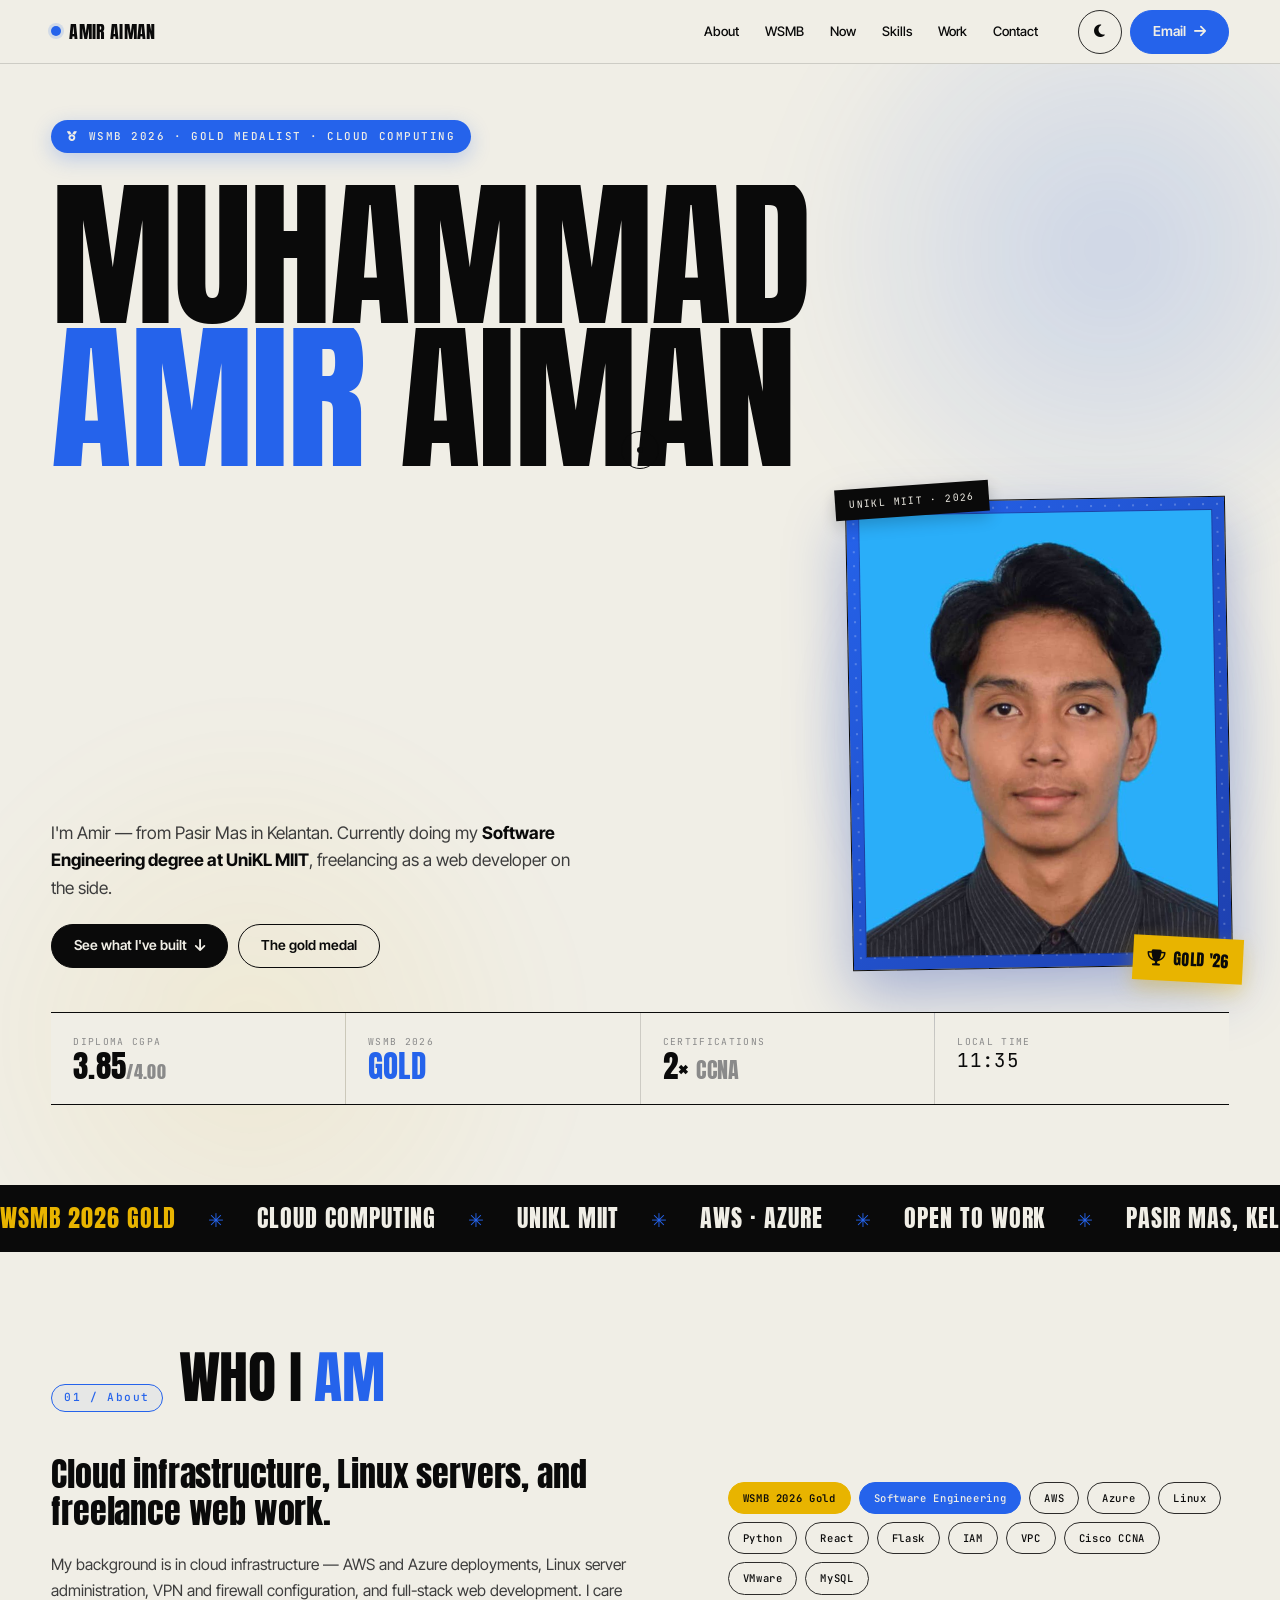
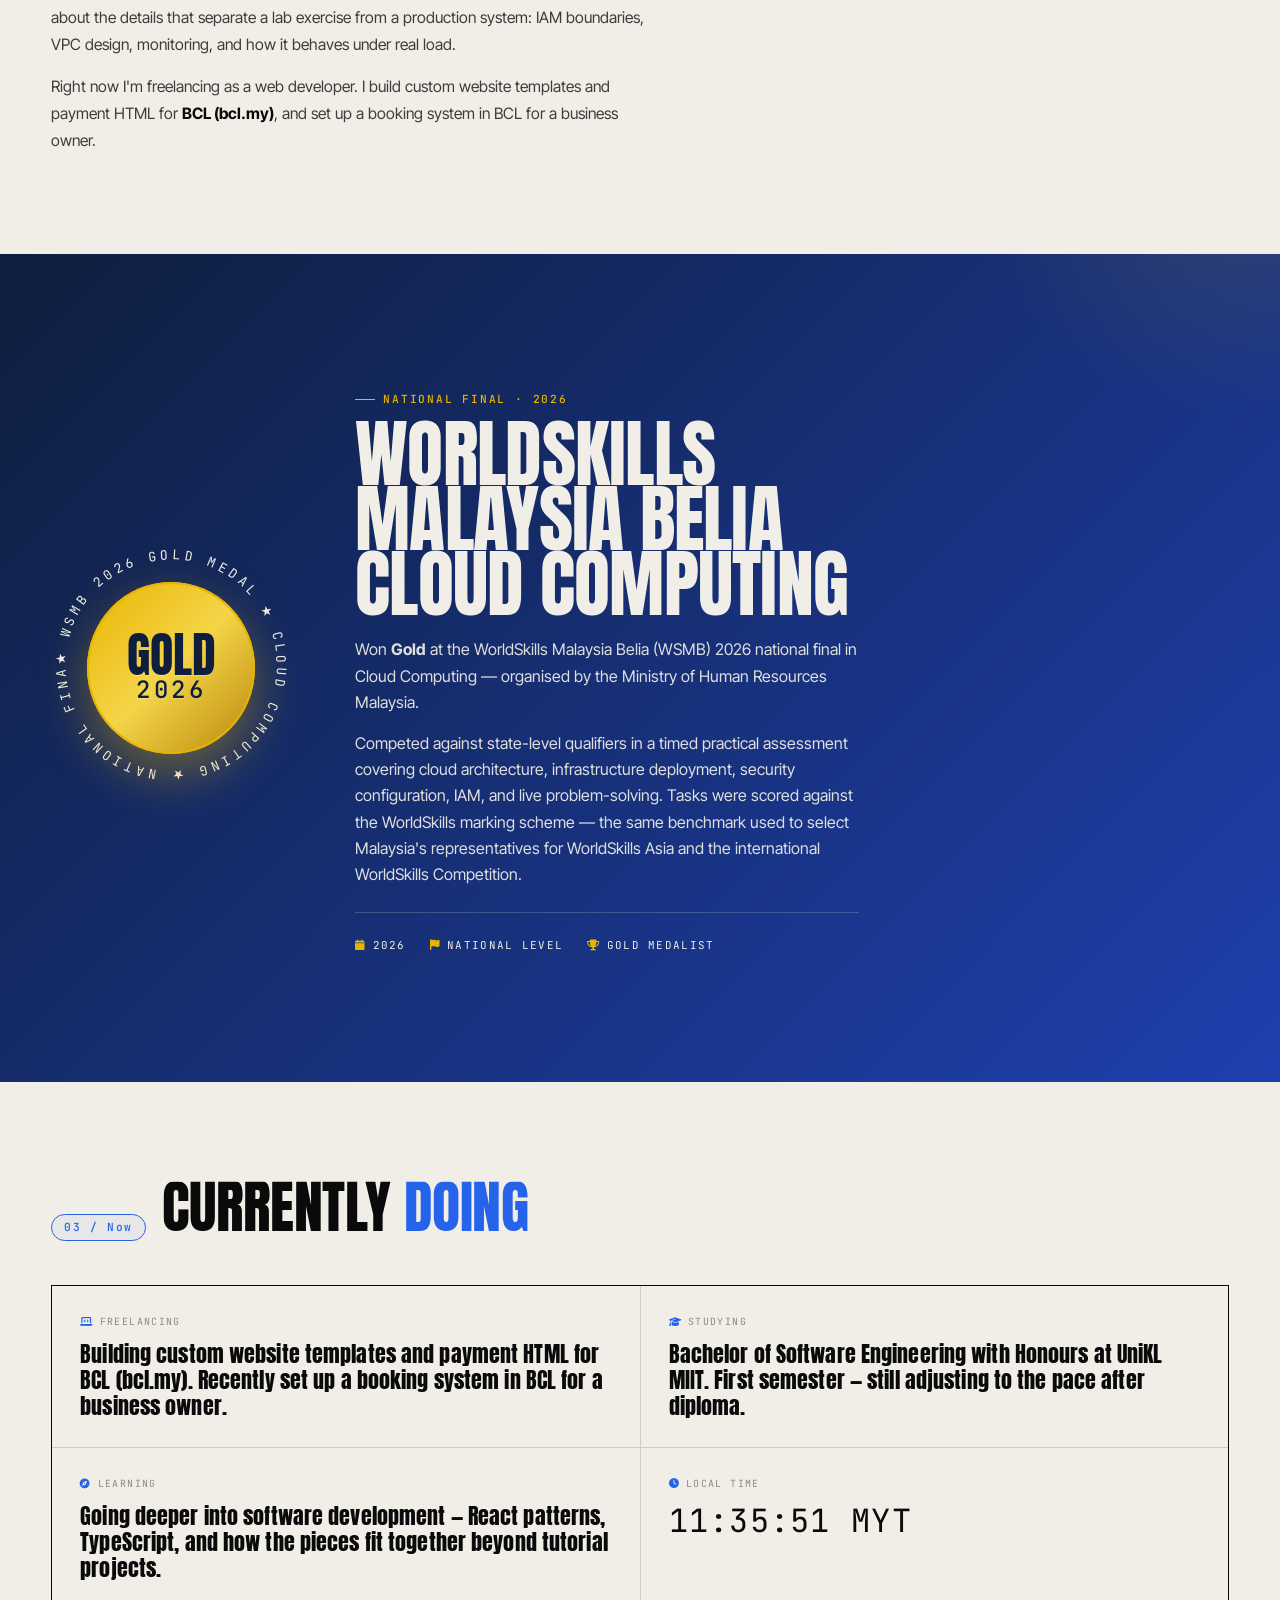
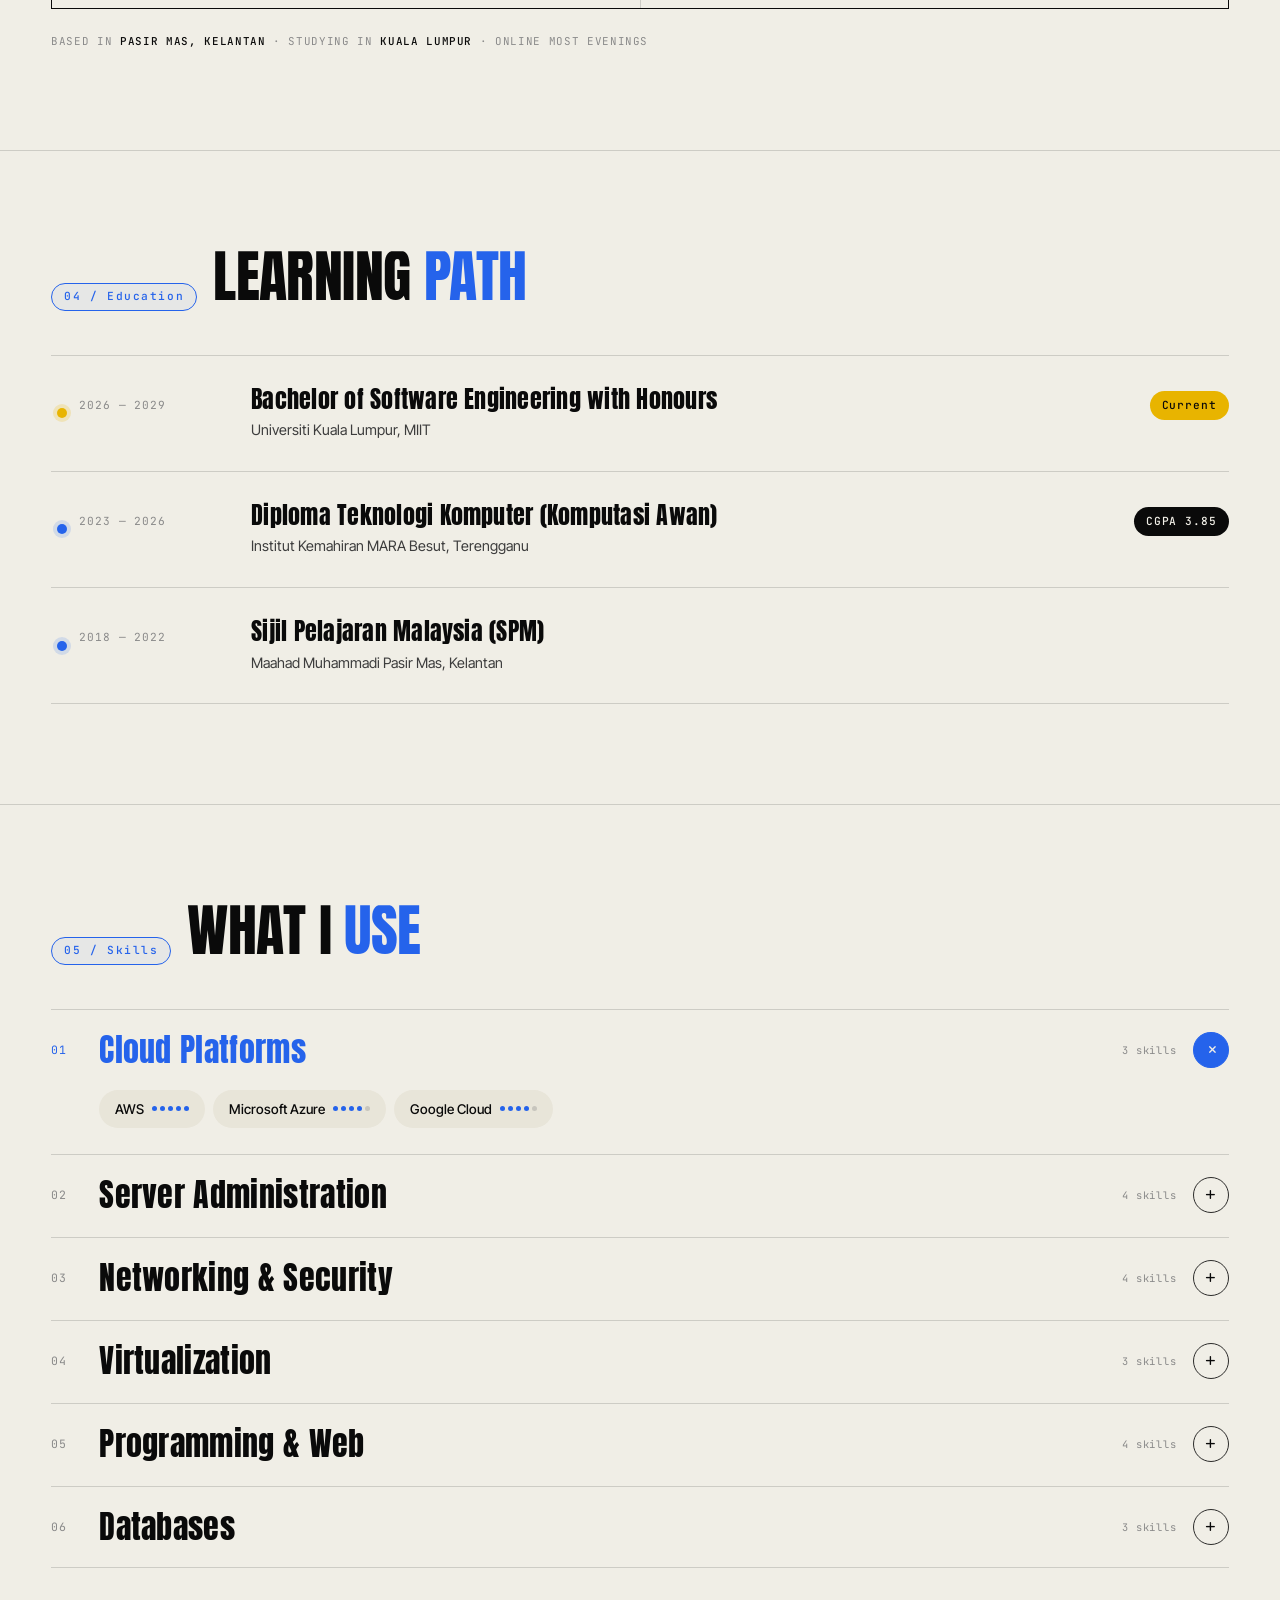
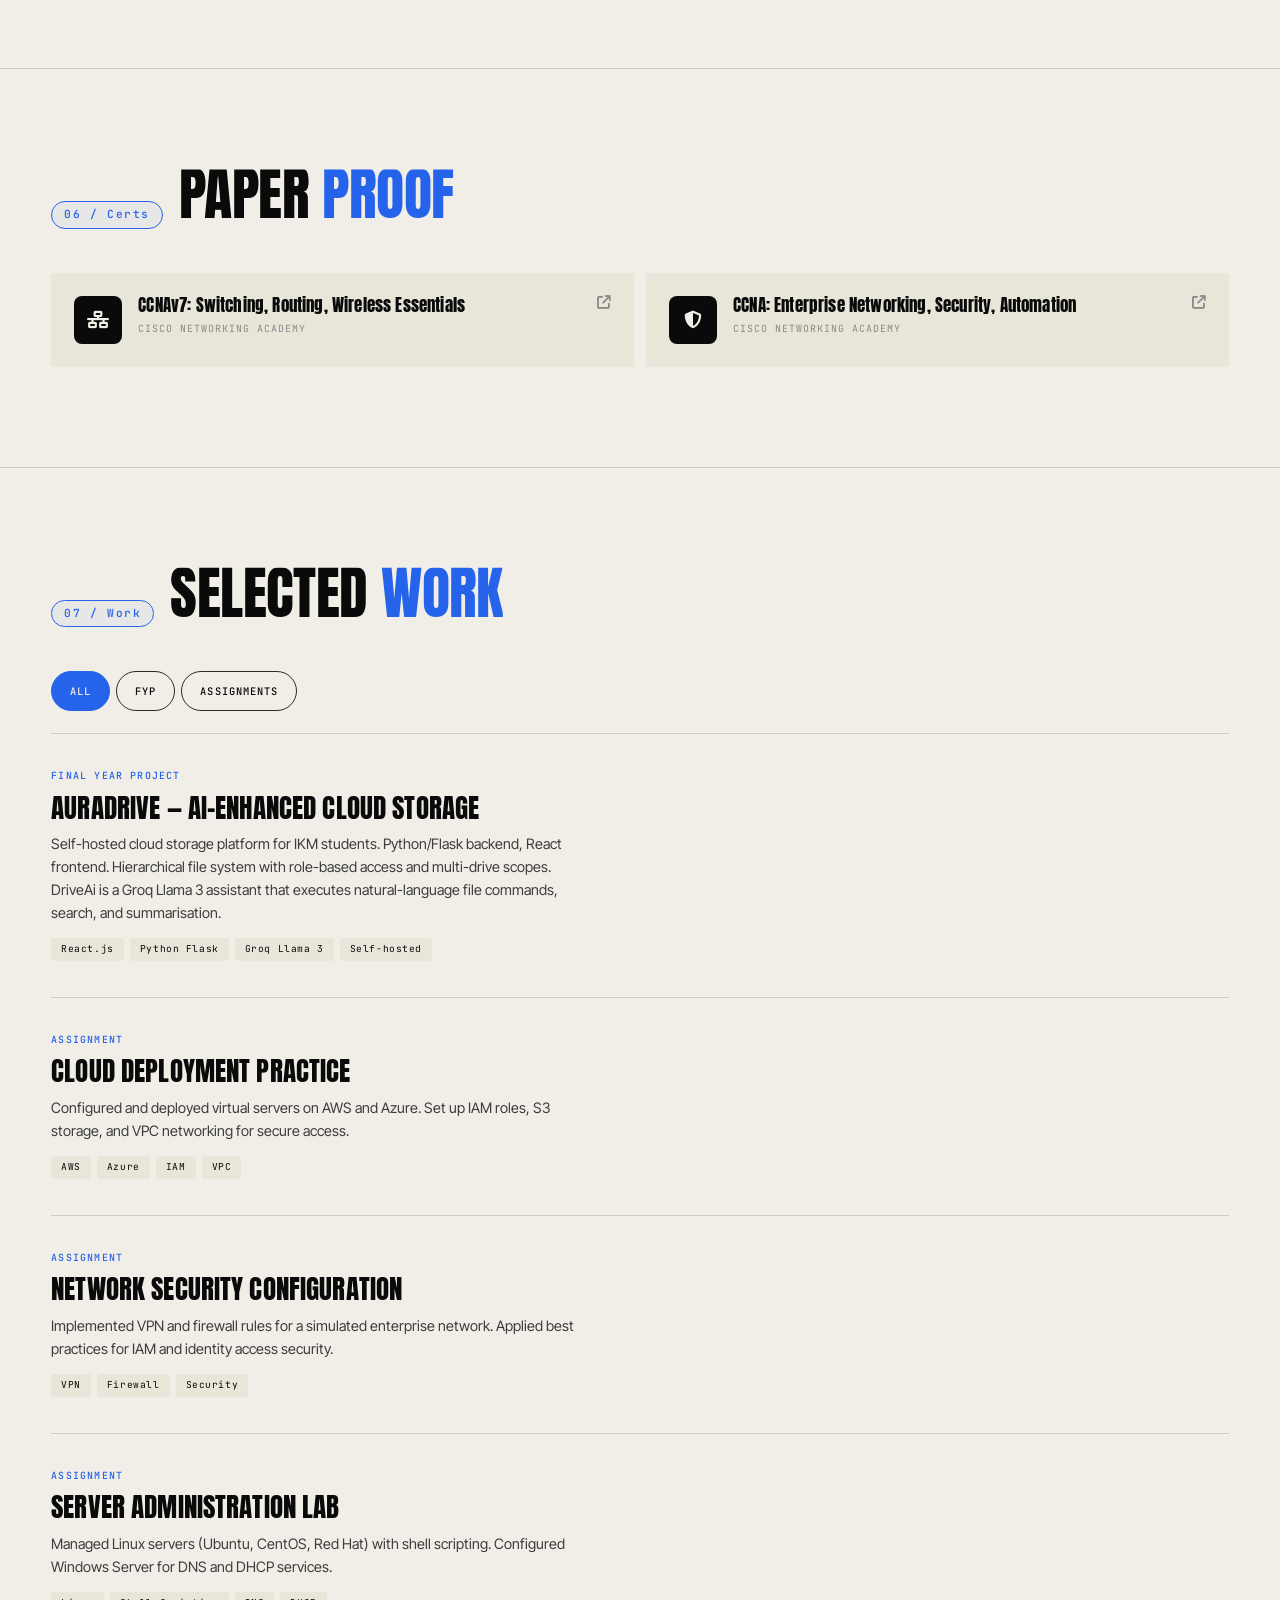
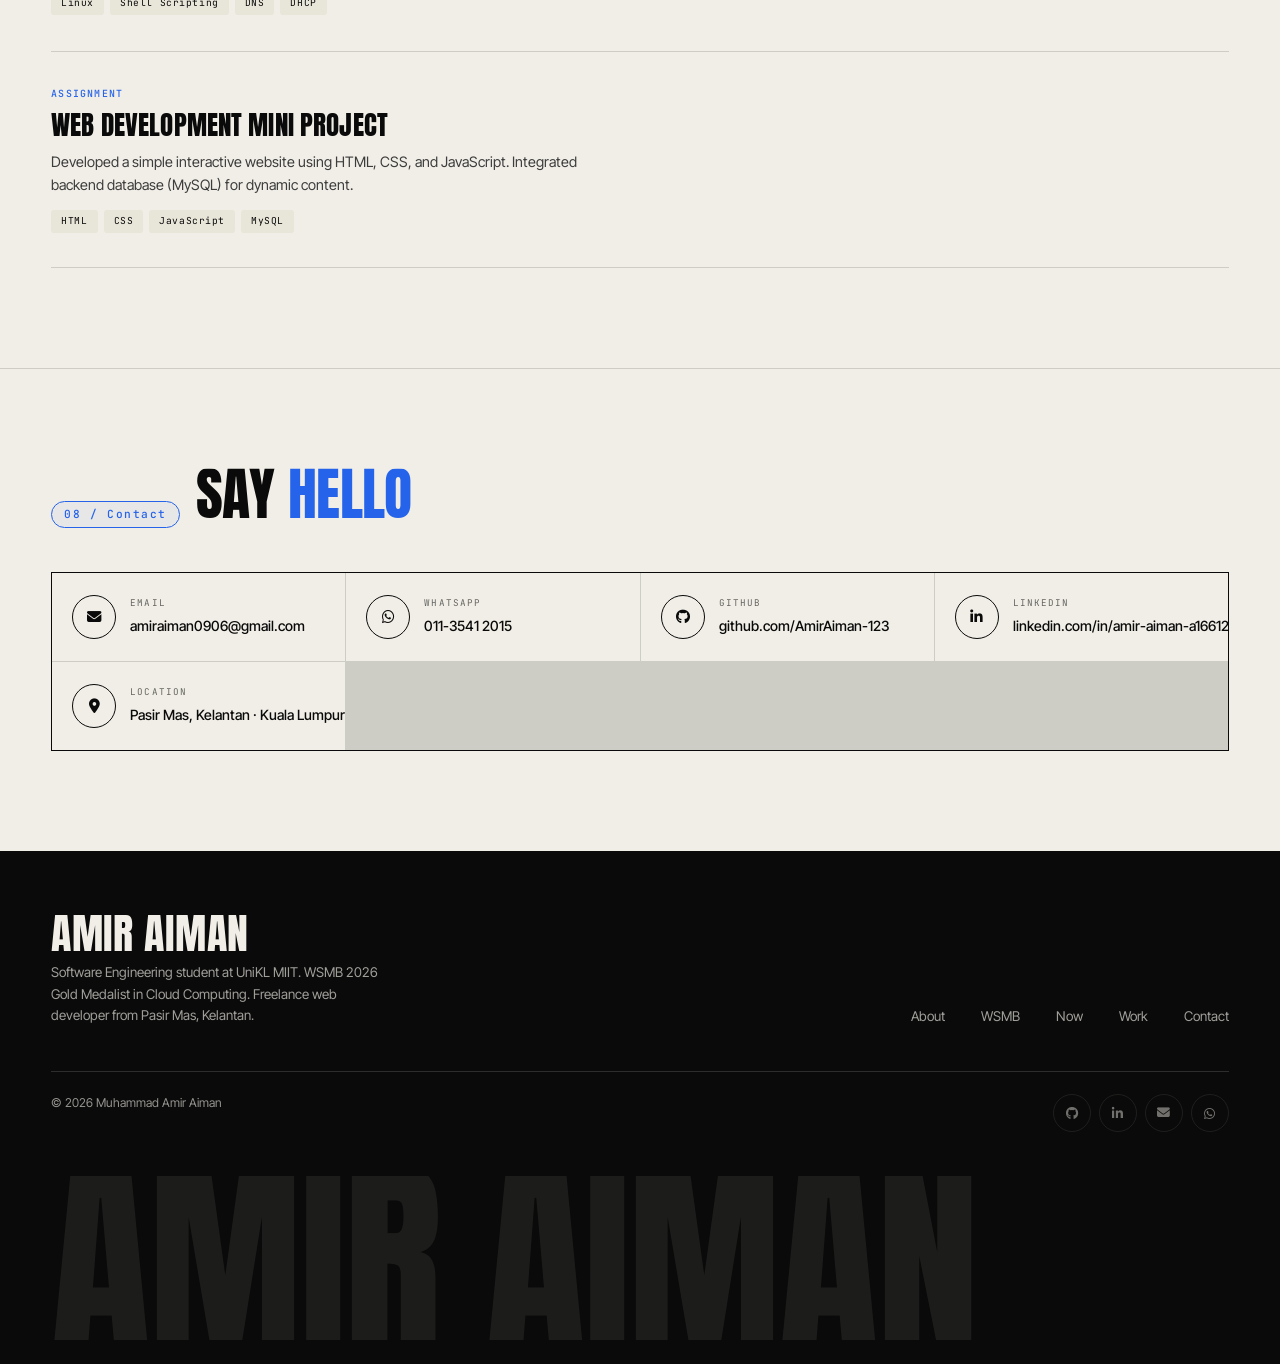
<file: index.html>
<!DOCTYPE html>
<html lang="en">
<head>
<meta charset="UTF-8">
<meta name="viewport" content="width=device-width,initial-scale=1,viewport-fit=cover">
<meta name="theme-color" content="#f0eee6" id="themeColorMeta">
<title>Amir Aiman — Software Engineering · WSMB 2026 Gold</title>

<!-- Pre-load theme (before paint) — light by default on first visit -->
<script>
(function(){
  try{
    var t = localStorage.getItem('theme');
    if(!t){ t = 'light'; }
    document.documentElement.setAttribute('data-theme', t);
    var m = document.querySelector('meta[name="theme-color"]');
    if(m) m.setAttribute('content', t === 'dark' ? '#0a1220' : '#f0eee6');
  }catch(e){}
})();
</script>

<link rel="icon" type="image/png" href="/favicon-96x96.png" sizes="96x96" />
<link rel="icon" type="image/svg+xml" href="/favicon.svg" />
<link rel="shortcut icon" href="/favicon.ico" />
<link rel="apple-touch-icon" sizes="180x180" href="/apple-touch-icon.png" />
<link rel="manifest" href="/site.webmanifest" />

<link rel="preconnect" href="https://fonts.googleapis.com">
<link rel="preconnect" href="https://fonts.gstatic.com" crossorigin>
<link href="https://fonts.googleapis.com/css2?family=Anton&family=Inter+Tight:wght@400;500;600;700;800&family=JetBrains+Mono:wght@400;500&display=swap" rel="stylesheet">
<link rel="stylesheet" href="https://cdnjs.cloudflare.com/ajax/libs/font-awesome/6.4.0/css/all.min.css">

<style>
:root{
  --bone:#f0eee6;
  --bone-2:#e8e5d9;
  --bone-3:#ddd9cb;
  --ink:#0a0a0a;
  --ink-2:#3d3d3d;
  --ink-3:#8a8a8a;
  --blue:#2563eb;
  --blue-deep:#1e40af;
  --blue-dark:#0f1e3d;
  --blue-light:#dbeafe;
  --blue-glow:rgba(37,99,235,.28);
  --gold:#e8b400;
  --gold-deep:#b8860b;
  --on-blue:#f0eee6;
  --on-gold:#0a0a0a;
  --rule:rgba(10,10,10,.15);
  --rule-strong:rgba(10,10,10,.85);
  --display:'Anton','Impact','Haettenschweiler',sans-serif;
  --sans:'Inter Tight',system-ui,-apple-system,sans-serif;
  --mono:'JetBrains Mono',ui-monospace,monospace;
  --pad:clamp(18px,4vw,52px);
  --max:1440px;
  --nav-h:64px;
  --ease:cubic-bezier(.22,.75,.25,1);
  --ease-out:cubic-bezier(.16,1,.3,1);
}

[data-theme="dark"]{
  --bone:#0a1220;
  --bone-2:#111a2e;
  --bone-3:#172238;
  --ink:#f0eee6;
  --ink-2:#b8bcc5;
  --ink-3:#7a808c;
  --blue:#3b82f6;
  --blue-deep:#2563eb;
  --blue-dark:#0f1e3d;
  --blue-light:#1e3a8a;
  --blue-glow:rgba(59,130,246,.4);
  --rule:rgba(240,238,230,.15);
  --rule-strong:rgba(240,238,230,.85);
}

*,*::before,*::after{box-sizing:border-box;margin:0;padding:0}
html{overflow-x:clip;scroll-padding-top:calc(var(--nav-h) + 20px)}
@media (prefers-reduced-motion:no-preference){html{scroll-behavior:smooth}}
body{
  font-family:var(--sans);
  font-size:16px;line-height:1.55;
  background:var(--bone);color:var(--ink);
  overflow-x:clip;
  -webkit-font-smoothing:antialiased;-webkit-text-size-adjust:100%;
  -webkit-tap-highlight-color:transparent;
  min-height:100vh;
  transition:background-color .35s ease,color .35s ease;
}
@media (max-width:700px){
  body{padding-bottom:env(safe-area-inset-bottom,20px)}
}
img{display:block;max-width:100%;height:auto}
a{color:inherit;text-decoration:none}
button{font:inherit;color:inherit;background:none;border:0;cursor:pointer}
:focus-visible{outline:2px solid var(--blue);outline-offset:3px}
::selection{background:var(--blue);color:var(--on-blue)}
p{margin:0}

h1,h2,h3{font-family:var(--display);font-weight:400;line-height:.88;letter-spacing:-.01em;text-transform:uppercase}

.wrap{max-width:var(--max);margin:auto;padding:0 var(--pad)}

.scroll-progress{
  position:fixed;top:0;left:0;right:0;height:3px;z-index:200;
  background:linear-gradient(90deg, var(--blue-deep), var(--blue), #60a5fa);
  transform:scaleX(0);transform-origin:0 50%;
  will-change:transform;
}

.cur,.cur-dot{position:fixed;top:0;left:0;pointer-events:none;z-index:9999;will-change:transform;display:none}
@media (pointer:fine){
  .cur{display:block;width:38px;height:38px;border-radius:50%;border:1.5px solid var(--ink);margin:-19px 0 0 -19px;transition:width .3s var(--ease-out),height .3s var(--ease-out),margin .3s var(--ease-out),background .3s,border-color .3s}
  .cur-dot{display:block;width:6px;height:6px;border-radius:50%;background:var(--ink);margin:-3px 0 0 -3px}
  .cur.grow{width:76px;height:76px;margin:-38px 0 0 -38px;background:var(--blue);border-color:var(--blue)}
}

.nav{position:fixed;top:0;left:0;right:0;z-index:100;height:var(--nav-h);display:flex;align-items:center;padding-left:max(var(--pad),env(safe-area-inset-left));padding-right:max(var(--pad),env(safe-area-inset-right));background:var(--bone);border-bottom:1px solid var(--rule);transition:transform .4s var(--ease-out),background-color .35s ease,border-color .35s ease}
.nav.hide{transform:translateY(-100%)}
.nav-inner{width:100%;max-width:var(--max);margin:auto;display:flex;align-items:center;justify-content:space-between;gap:20px}
.brand{font-family:var(--display);font-size:1.1rem;letter-spacing:.02em;display:flex;align-items:center;gap:8px}
.brand-dot{width:10px;height:10px;border-radius:50%;background:var(--blue);animation:brandPulse 1.6s ease-in-out infinite;box-shadow:0 0 0 3px rgba(37,99,235,.15)}
@keyframes brandPulse{0%,100%{transform:scale(1);opacity:1}50%{transform:scale(.7);opacity:.6}}
.nav-links{display:flex;gap:26px;font-size:.82rem;font-weight:500;margin-left:auto;margin-right:20px}
.nav-links a{position:relative;padding:4px 0}
.nav-links a::after{content:"";position:absolute;left:0;right:0;bottom:0;height:2px;background:var(--blue);transform:scaleX(0);transform-origin:right;transition:transform .3s var(--ease-out)}
.nav-links a:hover::after{transform:scaleX(1);transform-origin:left}
.nav-actions{display:flex;align-items:center;gap:8px;flex:none}

.theme-toggle{
  width:44px;height:44px;border-radius:50%;
  border:1.5px solid var(--rule-strong);
  display:grid;place-items:center;
  font-size:.9rem;color:var(--ink);
  background:transparent;
  flex:none;
  transition:background .25s,color .25s,border-color .25s,transform .4s var(--ease-out);
  -webkit-tap-highlight-color:transparent;
}
.theme-toggle:hover{
  background:var(--blue);border-color:var(--blue);color:var(--on-blue);
  transform:rotate(20deg);
}
.theme-toggle:active{transform:scale(.94)}
.theme-toggle i{transition:transform .4s var(--ease-out),opacity .2s;line-height:1}

.btn{display:inline-flex;align-items:center;justify-content:center;gap:8px;min-height:44px;padding:10px 22px;border-radius:999px;font-family:var(--sans);font-weight:600;font-size:.86rem;line-height:1;background:var(--ink);color:var(--bone);border:1.5px solid var(--ink);transition:background .25s,color .25s,border-color .25s,transform .15s;white-space:nowrap;will-change:transform}
.btn:hover{background:var(--blue);border-color:var(--blue);color:var(--on-blue)}
.btn:active{transform:scale(.97)}
.btn.hot{background:var(--blue);border-color:var(--blue);color:var(--on-blue)}
.btn.hot:hover{background:var(--ink);border-color:var(--ink);color:var(--bone)}
.btn i{transition:transform .25s var(--ease-out)}
.btn:hover i.fa-arrow-right{transform:translateX(3px)}
.btn:hover i.fa-arrow-down{transform:translateY(3px)}

.burger{display:none;width:44px;height:44px;border-radius:50%;border:1.5px solid var(--rule-strong);position:relative;-webkit-tap-highlight-color:transparent}
.burger i{position:absolute;left:13px;right:13px;height:1.8px;background:var(--ink);transition:transform .3s var(--ease-out),opacity .2s}
.burger i:nth-child(1){top:18px}
.burger i:nth-child(2){top:24px}
.burger[aria-expanded="true"] i:nth-child(1){transform:translateY(3px) rotate(45deg)}
.burger[aria-expanded="true"] i:nth-child(2){transform:translateY(-3px) rotate(-45deg)}
@media (max-width:900px){.nav-links{display:none}.burger{display:block}.nav-actions .btn{display:none}}

.scrim{position:fixed;inset:0;z-index:98;background:rgba(15,30,61,.55);opacity:0;visibility:hidden;transition:opacity .3s,visibility .3s;backdrop-filter:blur(4px);-webkit-backdrop-filter:blur(4px)}
.scrim.open{opacity:1;visibility:visible}
.drawer{position:fixed;top:0;right:0;bottom:0;width:min(400px,92vw);z-index:99;background:var(--blue-dark);color:var(--on-blue);padding:calc(var(--nav-h) + 24px) 28px calc(28px + env(safe-area-inset-bottom));transform:translateX(100%);visibility:hidden;transition:transform .45s var(--ease-out),visibility .45s;display:flex;flex-direction:column;gap:0;overflow-y:auto}
.drawer.open{transform:none;visibility:visible}
.drawer a{display:flex;justify-content:space-between;align-items:center;padding:18px 0;font-family:var(--display);font-size:1.8rem;line-height:1.1;border-bottom:1px solid rgba(240,238,230,.12);color:var(--on-blue);transition:color .25s,padding-left .25s}
.drawer a:hover{color:#93c5fd;padding-left:8px}
.drawer a::after{content:"↗";font-family:var(--sans);font-size:1rem;color:rgba(240,238,230,.4);transition:color .25s}
.drawer a:hover::after{color:#93c5fd}
.drawer-theme{
  display:flex;align-items:center;justify-content:space-between;
  padding:18px 0;border-bottom:1px solid rgba(240,238,230,.12);
  font-family:var(--display);font-size:1.5rem;letter-spacing:.02em;
  color:var(--on-blue);
}
.drawer-theme .theme-toggle{
  border-color:rgba(240,238,230,.35);color:var(--on-blue);
}
.drawer-theme .theme-toggle:hover{background:var(--blue);border-color:var(--blue)}
.drawer .btn{width:100%;margin-top:24px;min-height:52px;background:var(--on-blue);color:var(--blue-dark);border-color:var(--on-blue)}
.drawer .btn:hover{background:var(--blue);border-color:var(--blue);color:var(--on-blue)}

.marquee{overflow:hidden;background:#0a0a0a;color:#f0eee6;padding:14px 0;border-block:1px solid #0a0a0a;position:relative;z-index:2}
.marquee-track{display:flex;width:max-content;animation:marquee 38s linear infinite;will-change:transform;transition:animation-duration .3s}
.marquee:hover .marquee-track{animation-play-state:paused}
@keyframes marquee{to{transform:translateX(-50%)}}
.marquee-item{display:inline-flex;align-items:center;gap:32px;padding-right:32px;font-family:var(--display);font-size:clamp(1.1rem,2vw,1.5rem);letter-spacing:.04em;text-transform:uppercase;white-space:nowrap}
.marquee-item .star{color:var(--blue);font-size:.8em}
.marquee-item .gold{color:var(--gold)}
@media (prefers-reduced-motion:reduce){.marquee-track{animation:none}}

.hero{padding-top:calc(var(--nav-h) + clamp(28px,5vw,56px));padding-bottom:clamp(40px,7vw,80px);position:relative;overflow:hidden}
.hero-blob{
  position:absolute;top:-100px;right:-180px;
  width:min(700px,80vw);height:min(700px,80vw);
  background:radial-gradient(circle, rgba(37,99,235,.18) 0%, transparent 65%);
  filter:blur(40px);pointer-events:none;z-index:0;
  animation:blobFloat 12s ease-in-out infinite;
}
[data-theme="dark"] .hero-blob{
  background:radial-gradient(circle, rgba(59,130,246,.32) 0%, transparent 65%);
}
@keyframes blobFloat{0%,100%{transform:translate(0,0) scale(1)}50%{transform:translate(-30px,40px) scale(1.06)}}
.hero-blob.b2{
  top:auto;right:auto;bottom:-200px;left:-100px;
  background:radial-gradient(circle, rgba(232,180,0,.08) 0%, transparent 65%);
  animation-delay:-6s;
}
[data-theme="dark"] .hero-blob.b2{
  background:radial-gradient(circle, rgba(232,180,0,.14) 0%, transparent 65%);
}
.hero > .wrap{position:relative;z-index:1}

.hero-kicker{display:inline-flex;align-items:center;gap:10px;padding:8px 16px;background:var(--blue);color:var(--on-blue);border-radius:999px;font-family:var(--mono);font-size:.68rem;letter-spacing:.14em;text-transform:uppercase;font-weight:500;margin-bottom:clamp(20px,3vw,32px);animation:fadeUp .8s var(--ease-out) both;box-shadow:0 6px 20px rgba(37,99,235,.25)}
.hero-kicker i{font-size:.9em}
@keyframes fadeUp{from{opacity:0;transform:translateY(20px)}to{opacity:1;transform:translateY(0)}}

.hero-name{font-size:clamp(2.8rem,13vw,13rem);line-height:.82;letter-spacing:-.015em;margin-bottom:clamp(16px,3vw,28px)}
.hero-name .ln{display:block;overflow:hidden;padding-bottom:.04em}
.hero-name .ln > span{display:block;will-change:transform;animation:slideUp 1.1s var(--ease-out) both}
.hero-name .ln:nth-child(1) > span{animation-delay:.1s}
.hero-name .ln:nth-child(2) > span{animation-delay:.2s}
.hero-name em{font-style:normal;color:var(--blue);position:relative}
.hero-name em::after{content:"";position:absolute;left:0;right:0;bottom:.06em;height:.08em;background:var(--blue);transform:scaleX(0);transform-origin:left;animation:underline 1s .9s var(--ease-out) forwards}
@keyframes underline{to{transform:scaleX(1)}}
@keyframes slideUp{from{transform:translateY(110%)}to{transform:translateY(0)}}

.hero-body{display:grid;grid-template-columns:1fr 380px;gap:clamp(24px,4vw,56px);align-items:end;margin-bottom:clamp(28px,4vw,44px)}
@media (max-width:900px){.hero-body{grid-template-columns:1fr;gap:32px}}

.hero-lead{font-size:clamp(1rem,1.35vw,1.15rem);line-height:1.6;max-width:52ch;color:var(--ink-2);animation:fadeUp .9s .3s var(--ease-out) both}
.hero-lead strong{color:var(--ink);font-weight:700}
.hero-lead em{font-style:normal;color:var(--ink);background:linear-gradient(transparent 65%,rgba(232,180,0,.55) 65%);padding:0 2px}
[data-theme="dark"] .hero-lead em{color:var(--gold);background:none}

.hero-cta{display:flex;gap:10px;flex-wrap:wrap;margin-top:22px;animation:fadeUp .9s .5s var(--ease-out) both}
@media (max-width:560px){.hero-cta .btn{flex:1 1 100%;min-height:52px}}

.hero-portrait{position:relative;animation:fadeUp 1s .4s var(--ease-out) both}
.hero-portrait-glow{
  position:absolute;inset:-24px;
  background:radial-gradient(circle at 50% 50%, var(--blue-glow) 0%, transparent 70%);
  filter:blur(30px);pointer-events:none;z-index:0;
  animation:glowPulse 4s ease-in-out infinite;
}
[data-theme="dark"] .hero-portrait-glow{
  background:radial-gradient(circle at 50% 50%, rgba(59,130,246,.5) 0%, transparent 70%);
}
@keyframes glowPulse{0%,100%{opacity:.5;transform:scale(1)}50%{opacity:1;transform:scale(1.06)}}

.hero-portrait-inner{
  position:relative;z-index:1;
  padding:12px;
  background:linear-gradient(135deg, var(--blue) 0%, var(--blue-deep) 100%);
  border:1.5px solid var(--ink);
  transform:rotate(-1deg);
  transition:transform .5s var(--ease-out),box-shadow .5s var(--ease-out);
  box-shadow:0 24px 60px rgba(30,64,175,.35);
  overflow:hidden;
}
.hero-portrait-inner::before{
  content:"";position:absolute;inset:0;
  background-image:radial-gradient(rgba(255,255,255,.22) 1px, transparent 1px);
  background-size:14px 14px;
  pointer-events:none;
  z-index:0;
}
.hero-portrait-inner img{
  position:relative;z-index:1;
  width:100%;
  aspect-ratio:4/5;
  object-fit:cover;
  display:block;
  border:1px solid rgba(10,10,10,.25);
  transition:transform .8s var(--ease-out);
}
.hero-portrait:hover .hero-portrait-inner{
  transform:rotate(0deg) scale(1.015);
  box-shadow:0 32px 80px rgba(30,64,175,.45);
}
.hero-portrait-tag{
  position:absolute;top:-14px;left:-14px;z-index:2;
  background:var(--ink);color:var(--bone);
  font-family:var(--mono);font-size:.62rem;letter-spacing:.14em;
  text-transform:uppercase;padding:8px 14px;transform:rotate(-4deg);
  box-shadow:0 6px 16px rgba(0,0,0,.2);
}
.hero-portrait-badge{
  position:absolute;bottom:-14px;right:-14px;z-index:2;
  background:var(--gold);color:var(--on-gold);
  font-family:var(--display);font-size:1rem;letter-spacing:.02em;
  padding:10px 14px;transform:rotate(3deg);
  display:flex;align-items:center;gap:8px;
  box-shadow:0 8px 20px rgba(232,180,0,.35);
  animation:badgeBounce 3s ease-in-out infinite;
}
@keyframes badgeBounce{0%,100%{transform:rotate(3deg) translateY(0)}50%{transform:rotate(3deg) translateY(-4px)}}

.hero-foot{display:grid;grid-template-columns:repeat(4,1fr);gap:1px;background:var(--rule);border-top:1.5px solid var(--ink);border-bottom:1.5px solid var(--ink);animation:fadeUp 1s .6s var(--ease-out) both}
@media (max-width:700px){.hero-foot{grid-template-columns:1fr 1fr}}
.hero-stat{background:var(--bone);padding:clamp(14px,2vw,22px);display:flex;flex-direction:column;gap:2px;position:relative;overflow:hidden;transition:background .25s}
.hero-stat::before{content:"";position:absolute;top:0;left:0;right:0;height:2px;background:var(--blue);transform:scaleX(0);transform-origin:left;transition:transform .35s var(--ease-out)}
.hero-stat:hover::before{transform:scaleX(1)}
.hero-stat:hover{background:var(--bone-2)}
.hero-stat .label{font-family:var(--mono);font-size:.6rem;letter-spacing:.14em;text-transform:uppercase;color:var(--ink-3)}
.hero-stat .value{font-family:var(--display);font-size:clamp(1.5rem,2.4vw,2rem);line-height:1;letter-spacing:.01em}
.hero-stat .value.hot{color:var(--blue)}
.hero-stat .value .num{font-variant-numeric:tabular-nums}

.sec{padding:clamp(56px,8vw,100px) 0;position:relative}
.sec + .sec{border-top:1px solid var(--rule)}
.sec-head{display:flex;align-items:baseline;gap:16px;margin-bottom:clamp(28px,4vw,44px);flex-wrap:wrap}
.sec-num{font-family:var(--mono);font-size:.7rem;letter-spacing:.14em;color:var(--blue);font-weight:500;padding:4px 12px;border:1.5px solid var(--blue);border-radius:999px;font-variant-numeric:tabular-nums;min-width:88px;text-align:center;background:rgba(37,99,235,.05)}
[data-theme="dark"] .sec-num{background:rgba(59,130,246,.12)}
.sec-title{font-size:clamp(1.8rem,5vw,3.6rem);letter-spacing:-.01em;position:relative;clip-path:inset(0 100% 0 0);transition:clip-path 1s var(--ease-out) .15s}
.rv.in .sec-title{clip-path:inset(0 0 0 0)}
.sec-title em{font-style:normal;color:var(--blue)}

.rv{opacity:0;transform:translateY(24px);transition:opacity .8s var(--ease-out),transform .8s var(--ease-out)}
.rv.in{opacity:1;transform:none}
@media (prefers-reduced-motion:reduce){
  .rv{opacity:1;transform:none;transition:none}
  .sec-title{clip-path:none;transition:none}
}

.about-grid{display:grid;grid-template-columns:1.1fr .9fr;gap:clamp(28px,5vw,64px);align-items:start}
@media (max-width:800px){.about-grid{grid-template-columns:1fr;gap:28px}}
.about-lead{font-family:var(--display);font-size:clamp(1.4rem,2.8vw,2.1rem);line-height:1.1;letter-spacing:-.005em;margin-bottom:22px}
.about-lead em{font-style:normal;color:var(--blue)}
.about-text{font-size:.98rem;line-height:1.7;color:var(--ink-2)}
.about-text + .about-text{margin-top:16px}
.about-text strong{color:var(--ink);font-weight:700}
.about-tags{display:flex;flex-wrap:wrap;gap:8px;margin-top:26px}
.tag{padding:7px 14px;border-radius:999px;border:1.5px solid var(--rule-strong);font-family:var(--mono);font-size:.66rem;letter-spacing:.06em;font-weight:500;color:var(--ink);transition:background .25s,color .25s,border-color .25s,transform .2s;cursor:default}
.tag:hover{background:var(--ink);color:var(--bone);border-color:var(--ink);transform:translateY(-2px)}
.tag.hot{background:var(--blue);color:var(--on-blue);border-color:var(--blue)}
.tag.hot:hover{background:var(--blue-deep);border-color:var(--blue-deep)}
.tag.gold{background:var(--gold);color:var(--on-gold);border-color:var(--gold);font-weight:600}

.achievement{
  background:linear-gradient(135deg, var(--blue-dark) 0%, var(--blue-deep) 100%);
  color:var(--on-blue);
  padding:clamp(64px,10vw,130px) 0;
  position:relative;overflow:hidden;
}
[data-theme="dark"] .achievement{background:linear-gradient(135deg, #0b1830 0%, #16295a 100%)}
.achievement::before{
  content:"";position:absolute;top:-50%;right:-20%;
  width:600px;height:600px;
  background:radial-gradient(circle, rgba(232,180,0,.14) 0%, transparent 65%);
  pointer-events:none;
  animation:blobFloat 15s ease-in-out infinite;
}
[data-theme="dark"] .achievement::before{background:radial-gradient(circle, rgba(232,180,0,.22) 0%, transparent 65%)}
.achievement > .wrap{position:relative;z-index:1}
.achv-grid{display:grid;grid-template-columns:auto 1fr;gap:clamp(28px,5vw,64px);align-items:center}
@media (max-width:800px){.achv-grid{grid-template-columns:1fr;gap:32px;text-align:center}}
.medal{position:relative;width:clamp(180px,24vw,240px);aspect-ratio:1;flex:none;margin:0 auto}
.medal-svg{width:100%;height:100%;animation:spin 24s linear infinite}
@keyframes spin{to{transform:rotate(360deg)}}
.medal-svg text{fill:var(--on-blue);font-family:var(--mono);font-size:11px;letter-spacing:3px}
.medal-core{
  position:absolute;inset:15%;
  background:linear-gradient(135deg, var(--gold) 0%, #f5d547 50%, var(--gold-deep) 100%);
  color:var(--blue-dark);border-radius:50%;
  display:grid;place-items:center;
  box-shadow:0 0 0 2px var(--gold) inset,0 20px 50px rgba(232,180,0,.4);
}
.medal-core-inner{font-family:var(--display);font-size:clamp(2rem,4vw,3rem);line-height:.85;text-align:center;text-shadow:0 1px 0 rgba(255,255,255,.3)}
.medal-core-inner small{display:block;font-family:var(--mono);font-size:.5em;letter-spacing:.15em;font-weight:500;margin-top:4px}
.achv-body{max-width:56ch}
@media (max-width:800px){.achv-body{margin:0 auto}}
.achv-kicker{font-family:var(--mono);font-size:.7rem;letter-spacing:.16em;text-transform:uppercase;font-weight:500;color:var(--gold);margin-bottom:14px;display:inline-flex;align-items:center;gap:8px}
.achv-kicker::before{content:"";width:20px;height:1.5px;background:var(--gold)}
.achv-title{font-size:clamp(2.2rem,6vw,4.6rem);line-height:.88;margin-bottom:20px}
.achv-text{font-size:1rem;line-height:1.65;opacity:.92}
.achv-text + .achv-text{margin-top:14px}
.achv-meta{display:flex;gap:24px;flex-wrap:wrap;margin-top:24px;padding-top:24px;border-top:1.5px solid rgba(240,238,230,.2);font-family:var(--mono);font-size:.68rem;letter-spacing:.12em;text-transform:uppercase}
.achv-meta i{margin-right:6px;color:var(--gold)}

.now-grid{display:grid;grid-template-columns:1fr 1fr;gap:1px;background:var(--rule);border:1.5px solid var(--ink)}
@media (max-width:700px){.now-grid{grid-template-columns:1fr}}
.now-item{padding:clamp(20px,3vw,28px);background:var(--bone);position:relative;transition:background .3s;overflow:hidden}
.now-item::before{content:"";position:absolute;top:0;left:0;right:0;height:2px;background:var(--blue);transform:scaleX(0);transform-origin:left;transition:transform .4s var(--ease-out)}
.now-item:hover::before{transform:scaleX(1)}
.now-item:hover{background:var(--bone-2)}
.now-label{font-family:var(--mono);font-size:.62rem;letter-spacing:.14em;text-transform:uppercase;color:var(--ink-3);display:block;margin-bottom:12px}
.now-label i{color:var(--blue);margin-right:6px;display:inline-block;transition:transform .3s var(--ease-out)}
.now-item:hover .now-label i{transform:scale(1.2) rotate(-6deg)}
.now-text{font-family:var(--display);font-size:clamp(1.05rem,2vw,1.4rem);line-height:1.15;letter-spacing:.005em}
#liveClock{font-family:var(--mono) !important;letter-spacing:.04em;font-variant-numeric:tabular-nums;font-size:clamp(1.4rem,2.6vw,2rem)}
.now-footnote{margin-top:24px;font-family:var(--mono);font-size:.68rem;letter-spacing:.06em;color:var(--ink-3);text-transform:uppercase}
.now-footnote strong{color:var(--ink);font-weight:500}

.edu-list{display:flex;flex-direction:column}
.edu{
  display:grid;grid-template-columns:140px 1fr auto;
  gap:clamp(16px,3vw,32px);
  padding:clamp(20px,3vw,30px) 0;
  border-top:1px solid var(--rule);
  align-items:baseline;
  position:relative;
  padding-left:28px;
  transition:padding-left .3s var(--ease-out);
}
.edu:hover{padding-left:36px}
.edu:last-child{border-bottom:1px solid var(--rule)}
.edu::before{
  content:"";position:absolute;left:6px;top:50%;transform:translateY(-50%);
  width:10px;height:10px;border-radius:50%;
  background:var(--blue);
  box-shadow:0 0 0 4px rgba(37,99,235,.15);
  transition:box-shadow .3s;
}
.edu:hover::before{box-shadow:0 0 0 6px rgba(37,99,235,.25)}
.edu.current::before{background:var(--gold);box-shadow:0 0 0 4px rgba(232,180,0,.2);animation:dotPing 2s ease-in-out infinite}
@keyframes dotPing{0%,100%{box-shadow:0 0 0 4px rgba(232,180,0,.2)}50%{box-shadow:0 0 0 8px rgba(232,180,0,.05)}}
@media (max-width:700px){
  .edu{grid-template-columns:1fr;gap:8px;padding:22px 0 22px 28px}
  .edu:hover{padding-left:28px}
}
.edu-date{font-family:var(--mono);font-size:.7rem;letter-spacing:.08em;color:var(--ink-3);white-space:nowrap}
.edu-degree{font-family:var(--display);font-size:clamp(1.1rem,2vw,1.5rem);line-height:1.15;letter-spacing:.01em}
.edu-school{font-size:.9rem;color:var(--ink-2);margin-top:6px;line-height:1.5}
.edu-cgpa{font-family:var(--mono);font-size:.7rem;font-weight:500;letter-spacing:.08em;color:var(--bone);background:var(--ink);padding:6px 12px;border-radius:999px;white-space:nowrap}
.edu-cgpa.current{background:var(--gold);color:var(--on-gold)}

.skills-list{display:flex;flex-direction:column;gap:2px}
.skill-cat{border-top:1px solid var(--rule);cursor:pointer;-webkit-tap-highlight-color:transparent}
.skill-cat:last-child{border-bottom:1px solid var(--rule)}
.skill-head{display:flex;align-items:center;gap:16px;padding:22px 0;width:100%;text-align:left;transition:padding .3s var(--ease-out)}
.skill-num{font-family:var(--mono);font-size:.72rem;letter-spacing:.1em;color:var(--ink-3);flex:none;width:32px;transition:color .3s}
.skill-cat.open .skill-num{color:var(--blue)}
.skill-name{font-family:var(--display);font-size:clamp(1.3rem,2.8vw,2rem);line-height:1;letter-spacing:.01em;transition:color .3s;flex:1}
.skill-cat.open .skill-name{color:var(--blue)}
.skill-count{font-family:var(--mono);font-size:.65rem;letter-spacing:.08em;color:var(--ink-3);flex:none}
.skill-toggle{width:36px;height:36px;border-radius:50%;border:1.5px solid var(--rule-strong);display:grid;place-items:center;flex:none;transition:background .3s,color .3s,border-color .3s,transform .4s var(--ease-out);font-size:.7rem}
.skill-cat.open .skill-toggle{background:var(--blue);border-color:var(--blue);color:var(--on-blue);transform:rotate(45deg)}
.skill-body{display:grid;grid-template-rows:0fr;transition:grid-template-rows .4s var(--ease-out)}
.skill-cat.open .skill-body{grid-template-rows:1fr}
.skill-body-inner{overflow:hidden}
.skill-chips{display:flex;flex-wrap:wrap;gap:8px;padding:0 0 24px 48px}
@media (max-width:600px){.skill-chips{padding-left:0}}
.skill-chip{
  display:inline-flex;align-items:center;gap:8px;
  padding:9px 16px;background:var(--bone-2);border-radius:999px;
  font-size:.84rem;font-weight:500;
  transition:background .25s,color .25s,transform .25s;
  opacity:0;transform:translateY(8px);
}
.skill-cat.open .skill-chip{opacity:1;transform:translateY(0)}
.skill-cat.open .skill-chip:nth-child(1){transition-delay:.08s}
.skill-cat.open .skill-chip:nth-child(2){transition-delay:.12s}
.skill-cat.open .skill-chip:nth-child(3){transition-delay:.16s}
.skill-cat.open .skill-chip:nth-child(4){transition-delay:.2s}
.skill-chip:hover{background:var(--blue);color:var(--on-blue);transform:translateY(-2px)}
.skill-chip .dots{display:inline-flex;gap:3px}
.skill-chip .dots i{width:5px;height:5px;border-radius:50%;background:var(--ink-3);opacity:.35;transition:background .2s}
.skill-chip .dots i.on{background:var(--blue);opacity:1}
.skill-chip:hover .dots i.on{background:var(--on-blue)}

.cert-grid{display:grid;grid-template-columns:repeat(auto-fit,minmax(min(320px,100%),1fr));gap:12px}
.cert{display:flex;align-items:flex-start;gap:16px;padding:22px;background:var(--bone-2);border:1.5px solid transparent;border-radius:2px;transition:border-color .3s,background .3s,transform .35s var(--ease-out);text-decoration:none;color:inherit;position:relative;overflow:hidden}
.cert::before{content:"";position:absolute;top:0;left:0;bottom:0;width:0;background:var(--blue);transition:width .3s var(--ease-out)}
@media (hover:hover){.cert:hover{border-color:var(--blue);background:var(--bone);transform:translateY(-4px)}.cert:hover::before{width:4px}}
.cert-ic{width:48px;height:48px;flex:none;background:var(--ink);color:var(--bone);border-radius:8px;display:grid;place-items:center;font-size:1.1rem;transition:background .3s,transform .4s var(--ease-out)}
@media (hover:hover){.cert:hover .cert-ic{background:var(--blue);color:var(--on-blue);transform:rotate(-6deg)}}
.cert-body{min-width:0}
.cert-title{font-family:var(--display);font-size:1.05rem;line-height:1.15;letter-spacing:.01em;margin-bottom:6px}
.cert-sub{font-family:var(--mono);font-size:.62rem;letter-spacing:.1em;text-transform:uppercase;color:var(--ink-3)}
.cert-arrow{margin-left:auto;flex:none;font-size:.85rem;color:var(--ink-3);transition:color .25s,transform .3s var(--ease-out)}
.cert:hover .cert-arrow{color:var(--blue);transform:translate(2px,-2px)}

.proj-filters{display:flex;gap:6px;flex-wrap:wrap;margin-bottom:22px}
.proj-filter{padding:9px 18px;border-radius:999px;border:1.5px solid var(--rule-strong);font-family:var(--mono);font-size:.65rem;letter-spacing:.1em;text-transform:uppercase;font-weight:500;transition:all .25s;min-height:40px}
.proj-filter:hover{border-color:var(--blue);color:var(--blue)}
.proj-filter.active{background:var(--blue);color:var(--on-blue);border-color:var(--blue)}

.proj-list{display:flex;flex-direction:column;gap:2px}
.proj{
  display:block;
  padding:clamp(22px,3vw,34px) 0;
  border-top:1px solid var(--rule);
  position:relative;
  transition:padding .3s var(--ease-out),background .35s var(--ease);
}
.proj:last-child{border-bottom:1px solid var(--rule)}
.proj::before{content:"";position:absolute;left:0;top:0;bottom:0;width:0;background:var(--blue);transition:width .3s var(--ease-out)}
.proj:hover::before{width:4px}
.proj:hover{background:var(--bone-2);padding-left:20px;padding-right:20px}
.proj-main{min-width:0;position:relative}
.proj-meta{display:flex;align-items:center;gap:12px;flex-wrap:wrap;margin-bottom:10px}
.proj-type{font-family:var(--mono);font-size:.62rem;letter-spacing:.12em;text-transform:uppercase;font-weight:500;color:var(--blue)}
.proj-status{font-family:var(--mono);font-size:.6rem;letter-spacing:.1em;text-transform:uppercase;color:var(--ink-3);padding:3px 10px;border:1px solid var(--rule-strong);border-radius:999px}
.proj-title{font-family:var(--display);font-size:clamp(1.15rem,2.2vw,1.7rem);line-height:1.05;letter-spacing:.005em;margin-bottom:10px;transition:color .25s}
.proj:hover .proj-title{color:var(--blue)}
.proj-desc{font-size:.9rem;line-height:1.6;color:var(--ink-2);max-width:66ch}
.proj-tech{display:flex;gap:6px;flex-wrap:wrap;margin-top:14px}
.tech{font-family:var(--mono);font-size:.6rem;letter-spacing:.06em;padding:4px 10px;background:var(--bone-2);border-radius:3px;color:var(--ink);transition:background .2s}
.proj:hover .tech{background:var(--bone)}
.proj.filter-hidden{display:none}

.contact-grid{display:grid;grid-template-columns:repeat(auto-fit,minmax(min(280px,100%),1fr));gap:1px;background:var(--rule);border:1.5px solid var(--ink)}
.contact{display:flex;align-items:center;gap:14px;padding:22px 20px;background:var(--bone);text-decoration:none;color:inherit;transition:background .25s,color .25s;position:relative;overflow:hidden}
.contact::before{content:"";position:absolute;inset:0;background:var(--blue);transform:translateY(101%);transition:transform .4s var(--ease-out);z-index:0}
.contact:hover::before{transform:translateY(0)}
.contact:hover{color:var(--on-blue)}
.contact > *{position:relative;z-index:1}
.contact-ic{width:44px;height:44px;flex:none;border-radius:50%;border:1.5px solid currentColor;display:grid;place-items:center;font-size:.9rem;transition:background .25s,color .25s,border-color .25s}
.contact:hover .contact-ic{background:var(--on-blue);color:var(--blue);border-color:var(--on-blue)}
.contact-body{min-width:0}
.contact-label{font-family:var(--mono);font-size:.58rem;letter-spacing:.12em;text-transform:uppercase;opacity:.6;display:block;margin-bottom:3px}
.contact-val{font-size:.88rem;font-weight:500;overflow:hidden;text-overflow:ellipsis;white-space:nowrap}

.footer{background:#0a0a0a;color:#f0eee6;padding:clamp(40px,6vw,64px) 0 max(24px,env(safe-area-inset-bottom));position:relative}
.footer-top{display:flex;justify-content:space-between;gap:24px;flex-wrap:wrap;padding-bottom:clamp(28px,4vw,44px);border-bottom:1px solid rgba(240,238,230,.15)}
.footer-brand{font-family:var(--display);font-size:clamp(1.8rem,3.5vw,2.6rem);line-height:.9;letter-spacing:.01em;margin-bottom:10px}
.footer-note{font-size:.84rem;opacity:.65;max-width:42ch;line-height:1.6}
.footer-links{display:flex;gap:clamp(18px,3vw,36px);flex-wrap:wrap;font-size:.84rem;align-self:flex-end}
.footer-links a{opacity:.65;transition:opacity .25s,color .25s}
.footer-links a:hover{opacity:1;color:#93c5fd}
.footer-bottom{display:flex;justify-content:space-between;gap:12px;flex-wrap:wrap;padding-top:22px;font-size:.76rem;opacity:.6}
.footer-social{display:flex;gap:8px}
.footer-social a{width:38px;height:38px;border-radius:50%;border:1px solid rgba(240,238,230,.2);display:grid;place-items:center;font-size:.8rem;color:#f0eee6;opacity:.75;transition:background .25s,color .25s,border-color .25s,opacity .25s,transform .25s}
.footer-social a:hover{background:var(--blue);color:var(--on-blue);border-color:var(--blue);opacity:1;transform:translateY(-3px)}
.footer-mark{font-family:var(--display);font-size:clamp(3rem,16vw,13rem);line-height:.8;letter-spacing:-.01em;color:rgba(240,238,230,.08);margin-top:clamp(28px,4vw,44px);user-select:none;overflow:hidden;white-space:nowrap}

.to-top{position:fixed;bottom:20px;right:20px;z-index:90;width:52px;height:52px;border-radius:50%;background:var(--blue);color:var(--on-blue);display:grid;place-items:center;font-size:.95rem;opacity:0;transform:translateY(16px) scale(.9);pointer-events:none;transition:opacity .35s,transform .35s var(--ease-out),background .25s;box-shadow:0 12px 32px rgba(37,99,235,.4);bottom:calc(20px + env(safe-area-inset-bottom,0px))}
.to-top.show{opacity:1;transform:none;pointer-events:auto}
.to-top:hover{background:var(--ink);color:var(--bone);box-shadow:0 12px 32px rgba(10,10,10,.4)}

@media (max-width:560px){
  .hero-cta{flex-direction:column}
  .hero-cta .btn{width:100%}
  .sec-head{gap:12px}
  .sec-num{min-width:auto}
  .footer-bottom{flex-direction:column}
  .footer-links{width:100%;justify-content:flex-start}
  .contact-val{font-size:.82rem}
}

@media (prefers-reduced-motion:reduce){
  *,*::before,*::after{animation-duration:.001ms!important;animation-iteration-count:1!important;transition-duration:.001ms!important}
}
</style>
</head>
<body>

<div class="scroll-progress" id="scrollProgress" aria-hidden="true"></div>
<div class="cur" id="cur" aria-hidden="true"></div>
<div class="cur-dot" id="curDot" aria-hidden="true"></div>

<header class="nav" id="nav">
  <div class="nav-inner">
    <a href="#top" class="brand">
      <span class="brand-dot"></span>
      AMIR AIMAN
    </a>
    <nav class="nav-links" aria-label="Primary">
      <a href="#about">About</a>
      <a href="#wsnb">WSMB</a>
      <a href="#now">Now</a>
      <a href="#skills">Skills</a>
      <a href="#projects">Work</a>
      <a href="#contact">Contact</a>
    </nav>
    <div class="nav-actions">
      <button class="theme-toggle" id="themeToggle" type="button" aria-label="Toggle dark mode" aria-pressed="false">
        <i class="fas fa-moon"></i>
      </button>
      <a href="mailto:amiraiman0906@gmail.com" class="btn hot">Email <i class="fas fa-arrow-right"></i></a>
      <button class="burger" id="burger" type="button" aria-label="Menu" aria-expanded="false" aria-controls="drawer">
        <i></i><i></i>
      </button>
    </div>
  </div>
</header>

<div class="scrim" id="scrim"></div>
<nav class="drawer" id="drawer" aria-label="Mobile menu">
  <a href="#about">About</a>
  <a href="#wsnb">WSMB</a>
  <a href="#now">Now</a>
  <a href="#skills">Skills</a>
  <a href="#projects">Work</a>
  <a href="#contact">Contact</a>
  <div class="drawer-theme">
    <span>Theme</span>
    <button class="theme-toggle" id="themeToggleDrawer" type="button" aria-label="Toggle dark mode" aria-pressed="false">
      <i class="fas fa-moon"></i>
    </button>
  </div>
  <a href="mailto:amiraiman0906@gmail.com" class="btn">Email me <i class="fas fa-arrow-right"></i></a>
</nav>

<main id="top">

  <section class="hero">
    <div class="hero-blob" aria-hidden="true"></div>
    <div class="hero-blob b2" aria-hidden="true"></div>

    <div class="wrap">
      <div class="hero-kicker">
        <i class="fas fa-medal"></i>
        WSMB 2026 · Gold Medalist · Cloud Computing
      </div>

      <h1 class="hero-name">
        <span class="ln"><span>MUHAMMAD</span></span>
        <span class="ln"><span><em>AMIR</em> AIMAN</span></span>
      </h1>

      <div class="hero-body">
        <div>
          <p class="hero-lead">
            I'm Amir — from Pasir Mas in Kelantan. Currently doing my <strong>Software Engineering degree at UniKL MIIT</strong>, freelancing as a web developer on the side.
          </p>
          <div class="hero-cta">
            <a href="#projects" class="btn">See what I've built <i class="fas fa-arrow-down"></i></a>
            <a href="#wsnb" class="btn" style="background:transparent;color:var(--ink);border-color:var(--ink)">The gold medal</a>
          </div>
        </div>

        <div class="hero-portrait">
          <div class="hero-portrait-glow" aria-hidden="true"></div>
          <div class="hero-portrait-tag">UNIKL MIIT · 2026</div>
          <div class="hero-portrait-inner">
            <img src="pictureprofile.jpeg" alt="Muhammad Amir Aiman" width="400" height="500">
          </div>
          <div class="hero-portrait-badge">
            <i class="fas fa-trophy"></i>
            GOLD '26
          </div>
        </div>
      </div>

      <div class="hero-foot">
        <div class="hero-stat">
          <span class="label">Diploma CGPA</span>
          <span class="value">
            <span class="num" data-count="3.85" data-decimals="2">0.00</span><span style="font-size:.6em;color:var(--ink-3)">/4.00</span>
          </span>
        </div>
        <div class="hero-stat">
          <span class="label">WSMB 2026</span>
          <span class="value hot">GOLD</span>
        </div>
        <div class="hero-stat">
          <span class="label">Certifications</span>
          <span class="value"><span class="num" data-count="2">0</span>× <span style="color:var(--ink-3);font-size:.7em">CCNA</span></span>
        </div>
        <div class="hero-stat">
          <span class="label">Local time</span>
          <span class="value" style="font-family:var(--mono);font-size:clamp(1rem,1.6vw,1.2rem);letter-spacing:.02em"><span id="heroClock">--:--</span></span>
        </div>
      </div>
    </div>
  </section>

  <div class="marquee" aria-hidden="true">
    <div class="marquee-track" id="marqueeTrack"></div>
  </div>

  <section class="sec" id="about">
    <div class="wrap">
      <div class="sec-head rv">
        <span class="sec-num" data-scramble>01 / About</span>
        <h2 class="sec-title">Who I <em>am</em></h2>
      </div>

      <div class="about-grid">
        <div class="rv">
          <p class="about-lead">
            Cloud infrastructure, Linux servers, and freelance web work.
          </p>
          <p class="about-text">
            My background is in cloud infrastructure — AWS and Azure deployments, Linux server administration, VPN and firewall configuration, and full-stack web development. I care about the details that separate a lab exercise from a production system: IAM boundaries, VPC design, monitoring, and how it behaves under real load.
          </p>
          <p class="about-text">
            Right now I'm freelancing as a web developer. I build custom website templates and payment HTML for <strong>BCL (bcl.my)</strong>, and set up a booking system in BCL for a business owner.
          </p>
        </div>

        <div class="rv" style="--d:.15s">
          <div class="about-tags">
            <span class="tag gold">WSMB 2026 Gold</span>
            <span class="tag hot">Software Engineering</span>
            <span class="tag">AWS</span>
            <span class="tag">Azure</span>
            <span class="tag">Linux</span>
            <span class="tag">Python</span>
            <span class="tag">React</span>
            <span class="tag">Flask</span>
            <span class="tag">IAM</span>
            <span class="tag">VPC</span>
            <span class="tag">Cisco CCNA</span>
            <span class="tag">VMware</span>
            <span class="tag">MySQL</span>
          </div>
        </div>
      </div>
    </div>
  </section>

  <section class="achievement" id="wsnb">
    <div class="wrap">
      <div class="achv-grid">
        <div class="medal rv">
          <svg class="medal-svg" viewBox="0 0 200 200" aria-hidden="true">
            <defs>
              <path id="medalPath" d="M100,100 m-88,0 a88,88 0 1,1 176,0 a88,88 0 1,1 -176,0"/>
            </defs>
            <text>
              <textPath href="#medalPath" startOffset="0">
                ★ WSMB 2026 GOLD MEDAL ★ CLOUD COMPUTING ★ NATIONAL FINAL ★ 
              </textPath>
            </text>
          </svg>
          <div class="medal-core">
            <div class="medal-core-inner">
              GOLD
              <small>2026</small>
            </div>
          </div>
        </div>

        <div class="achv-body rv" style="--d:.15s">
          <div class="achv-kicker">National Final · 2026</div>
          <h2 class="achv-title">WorldSkills<br>Malaysia Belia<br>Cloud Computing</h2>
          <p class="achv-text">
            Won <strong>Gold</strong> at the WorldSkills Malaysia Belia (WSMB) 2026 national final in Cloud Computing — organised by the Ministry of Human Resources Malaysia.
          </p>
          <p class="achv-text">
            Competed against state-level qualifiers in a timed practical assessment covering cloud architecture, infrastructure deployment, security configuration, IAM, and live problem-solving. Tasks were scored against the WorldSkills marking scheme — the same benchmark used to select Malaysia's representatives for WorldSkills Asia and the international WorldSkills Competition.
          </p>
          <div class="achv-meta">
            <span><i class="fas fa-calendar"></i>2026</span>
            <span><i class="fas fa-flag"></i>National level</span>
            <span><i class="fas fa-trophy"></i>Gold medalist</span>
          </div>
        </div>
      </div>
    </div>
  </section>

  <section class="sec" id="now">
    <div class="wrap">
      <div class="sec-head rv">
        <span class="sec-num" data-scramble>03 / Now</span>
        <h2 class="sec-title">Currently <em>doing</em></h2>
      </div>

      <div class="now-grid rv">
        <div class="now-item">
          <span class="now-label"><i class="fas fa-laptop-code"></i>Freelancing</span>
          <p class="now-text">Building custom website templates and payment HTML for BCL (bcl.my). Recently set up a booking system in BCL for a business owner.</p>
        </div>
        <div class="now-item">
          <span class="now-label"><i class="fas fa-graduation-cap"></i>Studying</span>
          <p class="now-text">Bachelor of Software Engineering with Honours at UniKL MIIT. First semester — still adjusting to the pace after diploma.</p>
        </div>
        <div class="now-item">
          <span class="now-label"><i class="fas fa-compass"></i>Learning</span>
          <p class="now-text">Going deeper into software development — React patterns, TypeScript, and how the pieces fit together beyond tutorial projects.</p>
        </div>
        <div class="now-item">
          <span class="now-label"><i class="fas fa-clock"></i>Local time</span>
          <p class="now-text" id="liveClock">--:--:--</p>
        </div>
      </div>

      <p class="now-footnote rv">
        Based in <strong>Pasir Mas, Kelantan</strong> · Studying in <strong>Kuala Lumpur</strong> · Online most evenings
      </p>
    </div>
  </section>

  <section class="sec" id="education">
    <div class="wrap">
      <div class="sec-head rv">
        <span class="sec-num" data-scramble>04 / Education</span>
        <h2 class="sec-title">Learning <em>path</em></h2>
      </div>

      <div class="edu-list">
        <div class="edu current rv">
          <span class="edu-date">2026 — 2029</span>
          <div>
            <div class="edu-degree">Bachelor of Software Engineering with Honours</div>
            <div class="edu-school">Universiti Kuala Lumpur, MIIT</div>
          </div>
          <span class="edu-cgpa current">Current</span>
        </div>
        <div class="edu rv" style="--d:.1s">
          <span class="edu-date">2023 — 2026</span>
          <div>
            <div class="edu-degree">Diploma Teknologi Komputer (Komputasi Awan)</div>
            <div class="edu-school">Institut Kemahiran MARA Besut, Terengganu</div>
          </div>
          <span class="edu-cgpa">CGPA 3.85</span>
        </div>
        <div class="edu rv" style="--d:.2s">
          <span class="edu-date">2018 — 2022</span>
          <div>
            <div class="edu-degree">Sijil Pelajaran Malaysia (SPM)</div>
            <div class="edu-school">Maahad Muhammadi Pasir Mas, Kelantan</div>
          </div>
        </div>
      </div>
    </div>
  </section>

  <section class="sec" id="skills">
    <div class="wrap">
      <div class="sec-head rv">
        <span class="sec-num" data-scramble>05 / Skills</span>
        <h2 class="sec-title">What I <em>use</em></h2>
      </div>

      <div class="skills-list" id="skillsList"></div>
    </div>
  </section>

  <section class="sec" id="certifications">
    <div class="wrap">
      <div class="sec-head rv">
        <span class="sec-num" data-scramble>06 / Certs</span>
        <h2 class="sec-title">Paper <em>proof</em></h2>
      </div>

      <div class="cert-grid">
        <a class="cert rv" href="CCNAv7_certificate.pdf" target="_blank" rel="noopener">
          <div class="cert-ic"><i class="fas fa-network-wired"></i></div>
          <div class="cert-body">
            <div class="cert-title">CCNAv7: Switching, Routing, Wireless Essentials</div>
            <div class="cert-sub">Cisco Networking Academy</div>
          </div>
          <i class="fas fa-arrow-up-right-from-square cert-arrow"></i>
        </a>

        <a class="cert rv" href="CCNA_Enterprise_certificate.pdf" target="_blank" rel="noopener" style="--d:.1s">
          <div class="cert-ic"><i class="fas fa-shield-halved"></i></div>
          <div class="cert-body">
            <div class="cert-title">CCNA: Enterprise Networking, Security, Automation</div>
            <div class="cert-sub">Cisco Networking Academy</div>
          </div>
          <i class="fas fa-arrow-up-right-from-square cert-arrow"></i>
        </a>
      </div>
    </div>
  </section>

  <section class="sec" id="projects">
    <div class="wrap">
      <div class="sec-head rv">
        <span class="sec-num" data-scramble>07 / Work</span>
        <h2 class="sec-title">Selected <em>work</em></h2>
      </div>

      <div class="proj-filters rv">
        <button class="proj-filter active" data-filter="all" type="button">All</button>
        <button class="proj-filter" data-filter="fyp" type="button">FYP</button>
        <button class="proj-filter" data-filter="assignment" type="button">Assignments</button>
      </div>

      <div class="proj-list">

        <article class="proj rv" data-category="fyp">
          <div class="proj-main">
            <div class="proj-meta">
              <span class="proj-type">Final Year Project</span>
            </div>
            <h3 class="proj-title">AuraDrive — AI-Enhanced Cloud Storage</h3>
            <p class="proj-desc">
              Self-hosted cloud storage platform for IKM students. Python/Flask backend, React frontend. Hierarchical file system with role-based access and multi-drive scopes. DriveAi is a Groq Llama 3 assistant that executes natural-language file commands, search, and summarisation.
            </p>
            <div class="proj-tech">
              <span class="tech">React.js</span>
              <span class="tech">Python Flask</span>
              <span class="tech">Groq Llama 3</span>
              <span class="tech">Self-hosted</span>
            </div>
          </div>
        </article>

        <article class="proj rv" data-category="assignment">
          <div class="proj-main">
            <div class="proj-meta">
              <span class="proj-type">Assignment</span>
            </div>
            <h3 class="proj-title">Cloud Deployment Practice</h3>
            <p class="proj-desc">
              Configured and deployed virtual servers on AWS and Azure. Set up IAM roles, S3 storage, and VPC networking for secure access.
            </p>
            <div class="proj-tech">
              <span class="tech">AWS</span>
              <span class="tech">Azure</span>
              <span class="tech">IAM</span>
              <span class="tech">VPC</span>
            </div>
          </div>
        </article>

        <article class="proj rv" data-category="assignment">
          <div class="proj-main">
            <div class="proj-meta">
              <span class="proj-type">Assignment</span>
            </div>
            <h3 class="proj-title">Network Security Configuration</h3>
            <p class="proj-desc">
              Implemented VPN and firewall rules for a simulated enterprise network. Applied best practices for IAM and identity access security.
            </p>
            <div class="proj-tech">
              <span class="tech">VPN</span>
              <span class="tech">Firewall</span>
              <span class="tech">Security</span>
            </div>
          </div>
        </article>

        <article class="proj rv" data-category="assignment">
          <div class="proj-main">
            <div class="proj-meta">
              <span class="proj-type">Assignment</span>
            </div>
            <h3 class="proj-title">Server Administration Lab</h3>
            <p class="proj-desc">
              Managed Linux servers (Ubuntu, CentOS, Red Hat) with shell scripting. Configured Windows Server for DNS and DHCP services.
            </p>
            <div class="proj-tech">
              <span class="tech">Linux</span>
              <span class="tech">Shell Scripting</span>
              <span class="tech">DNS</span>
              <span class="tech">DHCP</span>
            </div>
          </div>
        </article>

        <article class="proj rv" data-category="assignment">
          <div class="proj-main">
            <div class="proj-meta">
              <span class="proj-type">Assignment</span>
            </div>
            <h3 class="proj-title">Web Development Mini Project</h3>
            <p class="proj-desc">
              Developed a simple interactive website using HTML, CSS, and JavaScript. Integrated backend database (MySQL) for dynamic content.
            </p>
            <div class="proj-tech">
              <span class="tech">HTML</span>
              <span class="tech">CSS</span>
              <span class="tech">JavaScript</span>
              <span class="tech">MySQL</span>
            </div>
          </div>
        </article>

      </div>
    </div>
  </section>

  <section class="sec" id="contact">
    <div class="wrap">
      <div class="sec-head rv">
        <span class="sec-num" data-scramble>08 / Contact</span>
        <h2 class="sec-title">Say <em>hello</em></h2>
      </div>

      <div class="contact-grid rv">
        <a class="contact" href="mailto:amiraiman0906@gmail.com">
          <span class="contact-ic"><i class="fas fa-envelope"></i></span>
          <span class="contact-body">
            <span class="contact-label">Email</span>
            <span class="contact-val">amiraiman0906@gmail.com</span>
          </span>
        </a>

        <a class="contact" href="https://wa.me/601135412015" target="_blank" rel="noopener">
          <span class="contact-ic"><i class="fab fa-whatsapp"></i></span>
          <span class="contact-body">
            <span class="contact-label">WhatsApp</span>
            <span class="contact-val">011-3541 2015</span>
          </span>
        </a>

        <a class="contact" href="https://github.com/AmirAiman-123" target="_blank" rel="noopener">
          <span class="contact-ic"><i class="fab fa-github"></i></span>
          <span class="contact-body">
            <span class="contact-label">GitHub</span>
            <span class="contact-val">github.com/AmirAiman-123</span>
          </span>
        </a>

        <a class="contact" href="https://www.linkedin.com/in/muhammad-amir-aiman-abd-hadi-a16612357" target="_blank" rel="noopener">
          <span class="contact-ic"><i class="fab fa-linkedin-in"></i></span>
          <span class="contact-body">
            <span class="contact-label">LinkedIn</span>
            <span class="contact-val">linkedin.com/in/amir-aiman-a16612357</span>
          </span>
        </a>

        <div class="contact" style="cursor:default">
          <span class="contact-ic"><i class="fas fa-location-dot"></i></span>
          <span class="contact-body">
            <span class="contact-label">Location</span>
            <span class="contact-val">Pasir Mas, Kelantan · Kuala Lumpur</span>
          </span>
        </div>
      </div>
    </div>
  </section>

</main>

<footer class="footer">
  <div class="wrap">
    <div class="footer-top">
      <div>
        <p class="footer-brand">AMIR AIMAN</p>
        <p class="footer-note">Software Engineering student at UniKL MIIT. WSMB 2026 Gold Medalist in Cloud Computing. Freelance web developer from Pasir Mas, Kelantan.</p>
      </div>
      <div class="footer-links">
        <a href="#about">About</a>
        <a href="#wsnb">WSMB</a>
        <a href="#now">Now</a>
        <a href="#projects">Work</a>
        <a href="#contact">Contact</a>
      </div>
    </div>
    <div class="footer-bottom">
      <span>&copy; 2026 Muhammad Amir Aiman</span>
      <div class="footer-social">
        <a href="https://github.com/AmirAiman-123" target="_blank" rel="noopener" aria-label="GitHub"><i class="fab fa-github"></i></a>
        <a href="https://www.linkedin.com/in/muhammad-amir-aiman-abd-hadi-a16612357" target="_blank" rel="noopener" aria-label="LinkedIn"><i class="fab fa-linkedin-in"></i></a>
        <a href="mailto:amiraiman0906@gmail.com" aria-label="Email"><i class="fas fa-envelope"></i></a>
        <a href="https://wa.me/601135412015" target="_blank" rel="noopener" aria-label="WhatsApp"><i class="fab fa-whatsapp"></i></a>
      </div>
    </div>
    <div class="footer-mark" aria-hidden="true">AMIR AIMAN</div>
  </div>
</footer>

<button class="to-top" id="toTop" type="button" aria-label="Back to top">
  <i class="fas fa-arrow-up"></i>
</button>

<script>
(function(){
'use strict';

const $  = (s, r = document) => r.querySelector(s);
const $$ = (s, r = document) => Array.prototype.slice.call(r.querySelectorAll(s));
const reduce = matchMedia('(prefers-reduced-motion: reduce)').matches;
const isTouch = matchMedia('(pointer: coarse)').matches;

/* THEME TOGGLE */
(function(){
  const root = document.documentElement;
  const meta = document.getElementById('themeColorMeta');
  const btns = [
    { el: document.getElementById('themeToggle'),  icon: null },
    { el: document.getElementById('themeToggleDrawer'), icon: null }
  ].filter(function(o){ return !!o.el; });
  btns.forEach(function(o){ o.icon = o.el.querySelector('i'); });

  if(!btns.length) return;

  function apply(theme){
    root.setAttribute('data-theme', theme);
    try{ localStorage.setItem('theme', theme); }catch(e){}
    if(meta) meta.setAttribute('content', theme === 'dark' ? '#0a1220' : '#f0eee6');
    btns.forEach(function(o){
      if(o.icon) o.icon.className = theme === 'dark' ? 'fas fa-sun' : 'fas fa-moon';
      o.el.setAttribute('aria-pressed', theme === 'dark' ? 'true' : 'false');
      o.el.setAttribute('aria-label', theme === 'dark' ? 'Switch to light mode' : 'Switch to dark mode');
    });
  }

  function current(){ return root.getAttribute('data-theme') || 'light'; }
  function toggle(){ apply(current() === 'dark' ? 'light' : 'dark'); }

  btns.forEach(function(o){ o.el.addEventListener('click', toggle); });
  apply(current());
})();

/* MARQUEE */
(function(){
  const track = $('#marqueeTrack');
  if(!track) return;
  const items = ['WSMB 2026 GOLD','CLOUD COMPUTING','UNIKL MIIT','AWS · AZURE','OPEN TO WORK','PASIR MAS, KELANTAN'];
  const sep = '<span class="star">✳</span>';
  let html = '';
  for(let r = 0; r < 4; r++){
    items.forEach((t, i) => {
      const cls = i === 0 || i === 6 ? 'gold' : '';
      html += '<span class="marquee-item"><span class="' + cls + '">' + t + '</span>' + sep + '</span>';
    });
  }
  track.innerHTML = html + html;
})();

/* CUSTOM CURSOR */
(function(){
  if(isTouch || reduce) return;
  const cur = $('#cur');
  const dot = $('#curDot');
  if(!cur || !dot) return;

  let mx = window.innerWidth / 2, my = window.innerHeight / 2;
  let cx = mx, cy = my, dx = mx, dy = my;

  window.addEventListener('pointermove', e => { mx = e.clientX; my = e.clientY; }, { passive: true });

  function loop(){
    cx += (mx - cx) * .18;
    cy += (my - cy) * .18;
    dx += (mx - dx) * .55;
    dy += (my - dy) * .55;
    cur.style.transform = 'translate(' + cx + 'px,' + cy + 'px)';
    dot.style.transform = 'translate(' + dx + 'px,' + dy + 'px)';
    requestAnimationFrame(loop);
  }
  loop();

  const hoverables = 'a, button, .tag, .cert, .contact, .skill-head, .hero-portrait, .proj, .now-item, .hero-stat, .theme-toggle';
  document.addEventListener('pointerover', e => {
    if(e.target.closest(hoverables)) cur.classList.add('grow');
  });
  document.addEventListener('pointerout', e => {
    if(e.target.closest(hoverables)) cur.classList.remove('grow');
  });
})();

/* LIVE CLOCK */
(function(){
  const els = [$('#heroClock'), $('#liveClock')].filter(Boolean);
  if(!els.length) return;

  function update(){
    try{
      const parts = new Intl.DateTimeFormat('en-GB', {
        timeZone: 'Asia/Kuala_Lumpur',
        hour: '2-digit', minute: '2-digit', second: '2-digit',
        hour12: false
      }).formatToParts(new Date());
      const get = t => (parts.find(p => p.type === t) || {}).value || '--';
      const hh = get('hour'), mm = get('minute'), ss = get('second');
      if(els[0]) els[0].textContent = hh + ':' + mm;
      if(els[1]) els[1].textContent = hh + ':' + mm + ':' + ss + ' MYT';
    }catch(e){}
  }
  update();
  setInterval(update, 1000);
})();

/* MOBILE MENU */
(function(){
  const burger = $('#burger');
  const drawer = $('#drawer');
  const scrim = $('#scrim');
  if(!burger || !drawer) return;

  function setOpen(open){
    burger.setAttribute('aria-expanded', open ? 'true' : 'false');
    drawer.classList.toggle('open', open);
    scrim.classList.toggle('open', open);
    document.body.style.overflow = open ? 'hidden' : '';
  }

  burger.addEventListener('click', () => setOpen(burger.getAttribute('aria-expanded') !== 'true'));
  scrim.addEventListener('click', () => setOpen(false));
  drawer.addEventListener('click', e => { if(e.target.closest('a')) setOpen(false); });
  document.addEventListener('keydown', e => { if(e.key === 'Escape') setOpen(false); });
})();

/* SCROLL UI */
(function(){
  const nav = $('#nav');
  const toTop = $('#toTop');
  const progress = $('#scrollProgress');
  let lastY = 0, ticking = false;

  function onScroll(){
    if(ticking) return;
    ticking = true;
    requestAnimationFrame(() => {
      const y = window.scrollY;
      const max = document.documentElement.scrollHeight - window.innerHeight;
      nav.classList.toggle('hide', y > lastY && y > 400);
      toTop.classList.toggle('show', y > 500);
      if(progress) progress.style.transform = 'scaleX(' + (max > 0 ? Math.min(1, y / max) : 0) + ')';
      lastY = y;
      ticking = false;
    });
  }
  window.addEventListener('scroll', onScroll, { passive: true });
  onScroll();

  toTop.addEventListener('click', () => window.scrollTo({ top: 0, behavior: reduce ? 'auto' : 'smooth' }));
})();

/* MARQUEE SPEED ON SCROLL */
(function(){
  const track = $('#marqueeTrack');
  if(!track || reduce) return;
  let lastY = window.scrollY;
  let timer = null;

  window.addEventListener('scroll', () => {
    const delta = Math.abs(window.scrollY - lastY);
    lastY = window.scrollY;
    if(delta < 3) return;
    const speed = Math.min(1 + delta / 25, 4);
    track.style.animationDuration = (38 / speed) + 's';
    clearTimeout(timer);
    timer = setTimeout(() => { track.style.animationDuration = '38s'; }, 220);
  }, { passive: true });
})();

/* SMOOTH ANCHORS */
document.addEventListener('click', e => {
  const a = e.target.closest('a[href^="#"]');
  if(!a) return;
  const href = a.getAttribute('href');
  if(!href || href === '#') return;
  const target = document.querySelector(href);
  if(!target) return;
  e.preventDefault();
  const top = target.getBoundingClientRect().top + window.scrollY - 72;
  window.scrollTo({ top, behavior: reduce ? 'auto' : 'smooth' });
});

/* TEXT SCRAMBLE */
(function(){
  function scramble(el, finalText, duration){
    const chars = '0123456789/#@$%&';
    const start = performance.now();
    const len = finalText.length;

    function tick(now){
      const p = Math.min((now - start) / duration, 1);
      const revealed = Math.floor(p * len);
      let out = '';
      for(let i = 0; i < len; i++){
        if(finalText[i] === ' '){
          out += ' ';
        } else if(i < revealed){
          out += finalText[i];
        } else {
          out += chars[Math.floor(Math.random() * chars.length)];
        }
      }
      el.textContent = out;
      if(p < 1) requestAnimationFrame(tick);
      else el.textContent = finalText;
    }
    requestAnimationFrame(tick);
  }

  if(!('IntersectionObserver' in window) || reduce) return;

  const io = new IntersectionObserver(entries => {
    entries.forEach(en => {
      if(!en.isIntersecting) return;
      const el = en.target;
      if(el.dataset.scrambled) return;
      el.dataset.scrambled = '1';
      const orig = el.textContent;
      scramble(el, orig, 700);
      io.unobserve(el);
    });
  }, { threshold: .5 });

  $$('[data-scramble]').forEach(el => io.observe(el));
})();

/* REVEAL ON SCROLL */
(function(){
  if(!('IntersectionObserver' in window) || reduce){
    $$('.rv').forEach(el => el.classList.add('in'));
    return;
  }
  const io = new IntersectionObserver(entries => {
    entries.forEach(en => {
      if(en.isIntersecting){
        const delay = en.target.style.getPropertyValue('--d') || '0s';
        en.target.style.transitionDelay = delay;
        en.target.classList.add('in');
        io.unobserve(en.target);
      }
    });
  }, { rootMargin: '0px 0px -8% 0px', threshold: .06 });
  $$('.rv').forEach(el => io.observe(el));
})();

/* HERO COUNTERS */
(function(){
  const nums = $$('[data-count]');
  if(!nums.length) return;

  function countUp(el){
    const target = parseFloat(el.dataset.count);
    const decimals = parseInt(el.dataset.decimals || '0', 10);
    if(reduce){
      el.textContent = decimals > 0 ? target.toFixed(decimals) : String(target);
      return;
    }
    const dur = 1500;
    const t0 = performance.now();
    function tick(now){
      const p = Math.min((now - t0) / dur, 1);
      const e = 1 - Math.pow(1 - p, 3);
      const v = target * e;
      el.textContent = decimals > 0 ? v.toFixed(decimals) : String(Math.round(v));
      if(p < 1) requestAnimationFrame(tick);
    }
    requestAnimationFrame(tick);
  }

  if('IntersectionObserver' in window){
    const io = new IntersectionObserver(entries => {
      entries.forEach(en => {
        if(en.isIntersecting){ countUp(en.target); io.unobserve(en.target); }
      });
    }, { threshold: .5 });
    nums.forEach(n => io.observe(n));
  } else nums.forEach(countUp);
})();

/* MAGNETIC BUTTONS */
(function(){
  if(isTouch || reduce) return;
  const btns = $$('.btn');
  if(!btns.length) return;

  btns.forEach(btn => {
    btn.addEventListener('pointermove', e => {
      const r = btn.getBoundingClientRect();
      const x = e.clientX - r.left - r.width / 2;
      const y = e.clientY - r.top - r.height / 2;
      btn.style.transform = 'translate(' + (x * .18) + 'px,' + (y * .28) + 'px)';
    });
    btn.addEventListener('pointerleave', () => {
      btn.style.transform = '';
    });
  });
})();

/* PROJECT CARD TILT */
(function(){
  if(isTouch || reduce) return;
  const cards = $$('.proj');
  cards.forEach(card => {
    card.addEventListener('pointermove', e => {
      const r = card.getBoundingClientRect();
      const x = (e.clientX - r.left) / r.width - .5;
      const y = (e.clientY - r.top) / r.height - .5;
      card.style.transform = 'perspective(1400px) rotateY(' + (x * 1.2) + 'deg) rotateX(' + (-y * 1.2) + 'deg)';
    });
    card.addEventListener('pointerleave', () => {
      card.style.transform = '';
    });
  });
})();

/* SKILLS */
(function(){
  const data = [
    { name:'Cloud Platforms', icon:'fa-cloud', chips:[{n:'AWS',v:5},{n:'Microsoft Azure',v:4},{n:'Google Cloud',v:4}] },
    { name:'Server Administration', icon:'fa-cogs', chips:[{n:'Linux',v:5},{n:'Ubuntu',v:5},{n:'CentOS / Red Hat',v:4},{n:'Windows Server',v:4}] },
    { name:'Networking & Security', icon:'fa-network-wired', chips:[{n:'TCP/IP',v:5},{n:'VPN',v:4},{n:'Load Balancers',v:4},{n:'IAM / Cloud Security',v:4}] },
    { name:'Virtualization', icon:'fa-server', chips:[{n:'VMware',v:4},{n:'VMware ESXi',v:4},{n:'Oracle VM',v:3}] },
    { name:'Programming & Web', icon:'fa-code', chips:[{n:'Python',v:4},{n:'HTML / CSS',v:4},{n:'JavaScript',v:3},{n:'React',v:3}] },
    { name:'Databases', icon:'fa-database', chips:[{n:'MySQL',v:4},{n:'PostgreSQL',v:3},{n:'MongoDB',v:3}] }
  ];

  const list = $('#skillsList');
  if(!list) return;

  list.innerHTML = data.map((cat, i) => {
    const chips = cat.chips.map(c => {
      let dots = '';
      for(let d = 1; d <= 5; d++) dots += '<i class="' + (d <= c.v ? 'on' : '') + '"></i>';
      return '<span class="skill-chip"><span>' + c.n + '</span><span class="dots">' + dots + '</span></span>';
    }).join('');

    return '<div class="skill-cat' + (i === 0 ? ' open' : '') + '">' +
      '<button class="skill-head" type="button" aria-expanded="' + (i === 0 ? 'true' : 'false') + '">' +
        '<span class="skill-num">0' + (i + 1) + '</span>' +
        '<span class="skill-name">' + cat.name + '</span>' +
        '<span class="skill-count">' + cat.chips.length + ' skills</span>' +
        '<span class="skill-toggle"><i class="fas fa-plus"></i></span>' +
      '</button>' +
      '<div class="skill-body"><div class="skill-body-inner"><div class="skill-chips">' + chips + '</div></div></div>' +
    '</div>';
  }).join('');

  list.addEventListener('click', e => {
    const head = e.target.closest('.skill-head');
    if(!head) return;
    const cat = head.parentElement;
    const isOpen = cat.classList.contains('open');

    $$('.skill-cat.open', list).forEach(c => {
      c.classList.remove('open');
      const b = c.querySelector('.skill-head');
      if(b) b.setAttribute('aria-expanded', 'false');
    });

    if(!isOpen){
      cat.classList.add('open');
      head.setAttribute('aria-expanded', 'true');
    }
  });
})();

/* PROJECT FILTER */
(function(){
  const btns = $$('.proj-filter');
  const projects = $$('.proj[data-category]');
  if(!btns.length) return;

  btns.forEach(btn => {
    btn.addEventListener('click', () => {
      btns.forEach(b => b.classList.remove('active'));
      btn.classList.add('active');
      const f = btn.dataset.filter;
      projects.forEach(p => {
        p.classList.toggle('filter-hidden', !(f === 'all' || p.dataset.category === f));
      });
    });
  });
})();

/* PORTRAIT TILT */
(function(){
  if(isTouch || reduce) return;
  const portrait = $('.hero-portrait');
  if(!portrait) return;

  portrait.addEventListener('pointermove', e => {
    const r = portrait.getBoundingClientRect();
    const x = (e.clientX - r.left) / r.width - .5;
    const y = (e.clientY - r.top) / r.height - .5;
    portrait.style.transform = 'perspective(900px) rotateX(' + (-y * 3) + 'deg) rotateY(' + (x * 3) + 'deg)';
  });
  portrait.addEventListener('pointerleave', () => { portrait.style.transform = ''; });
})();

})();
</script>
</body>
</html>
</file>
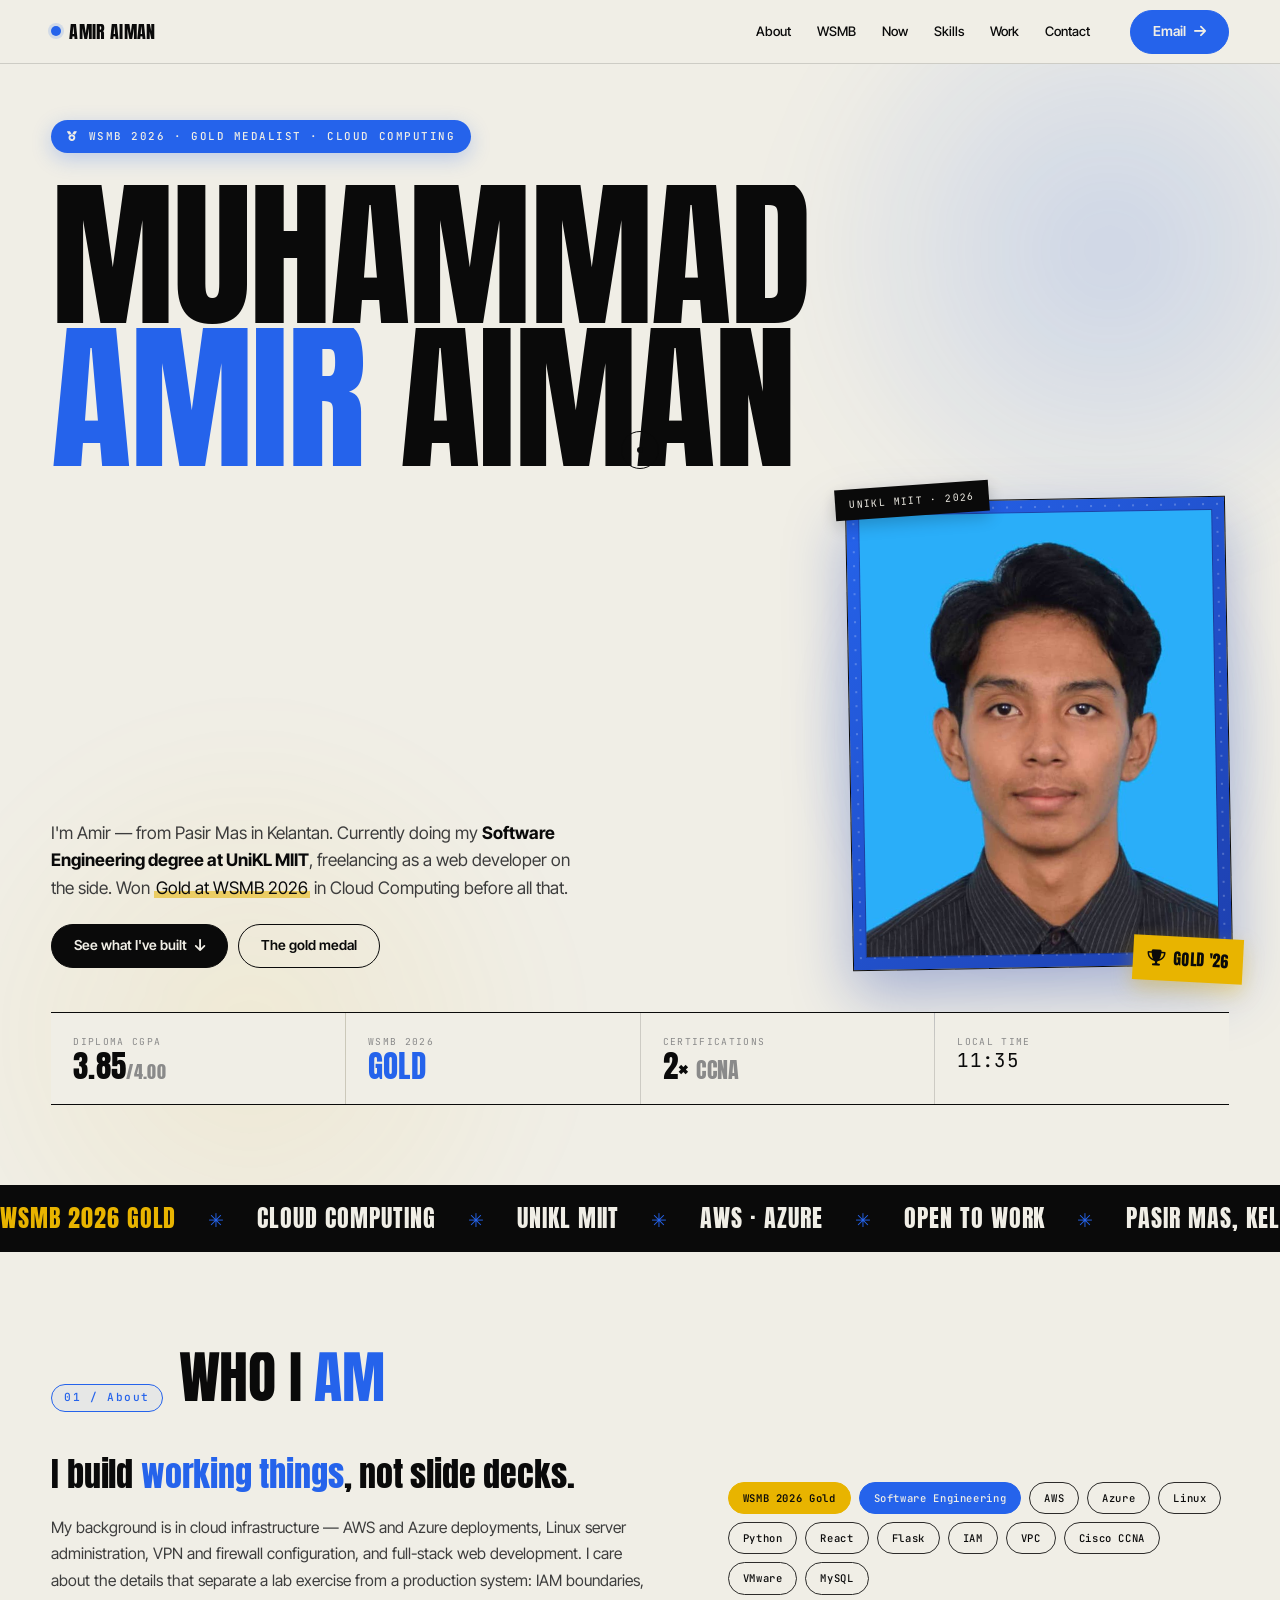
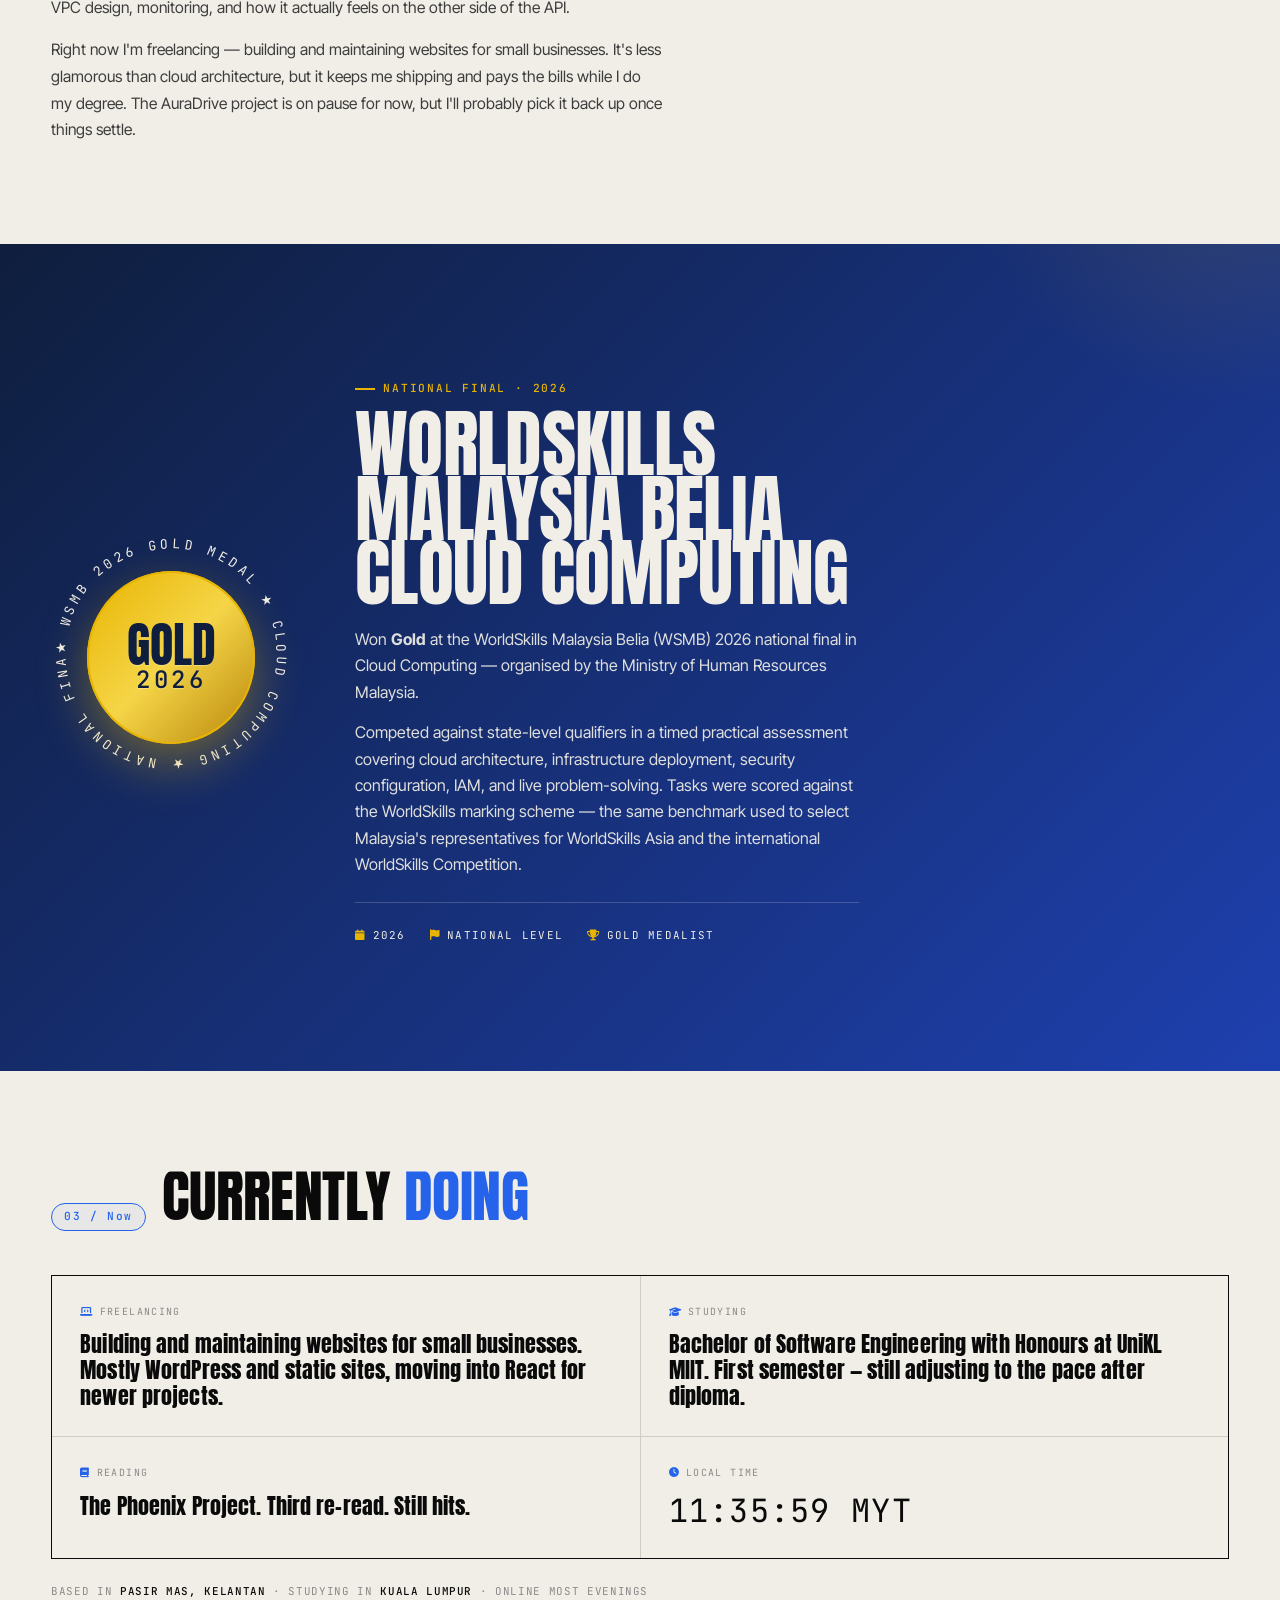
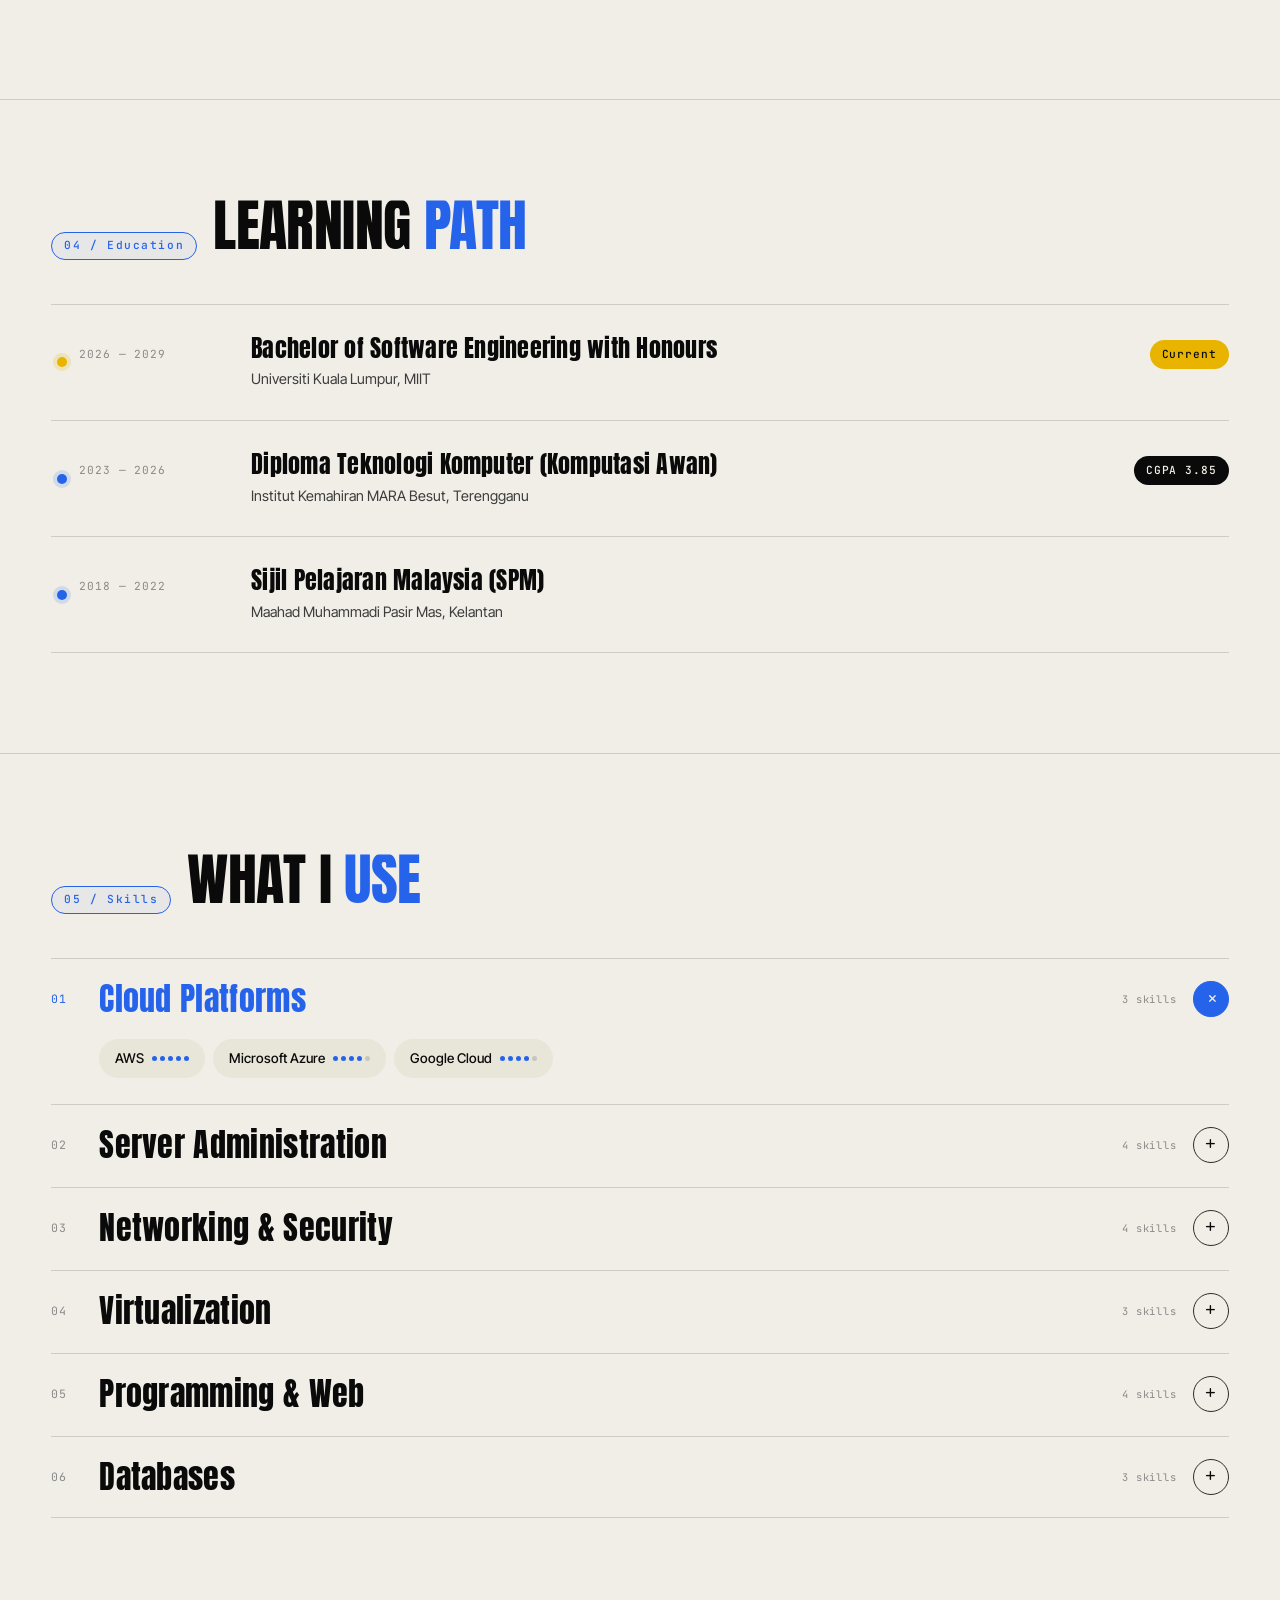
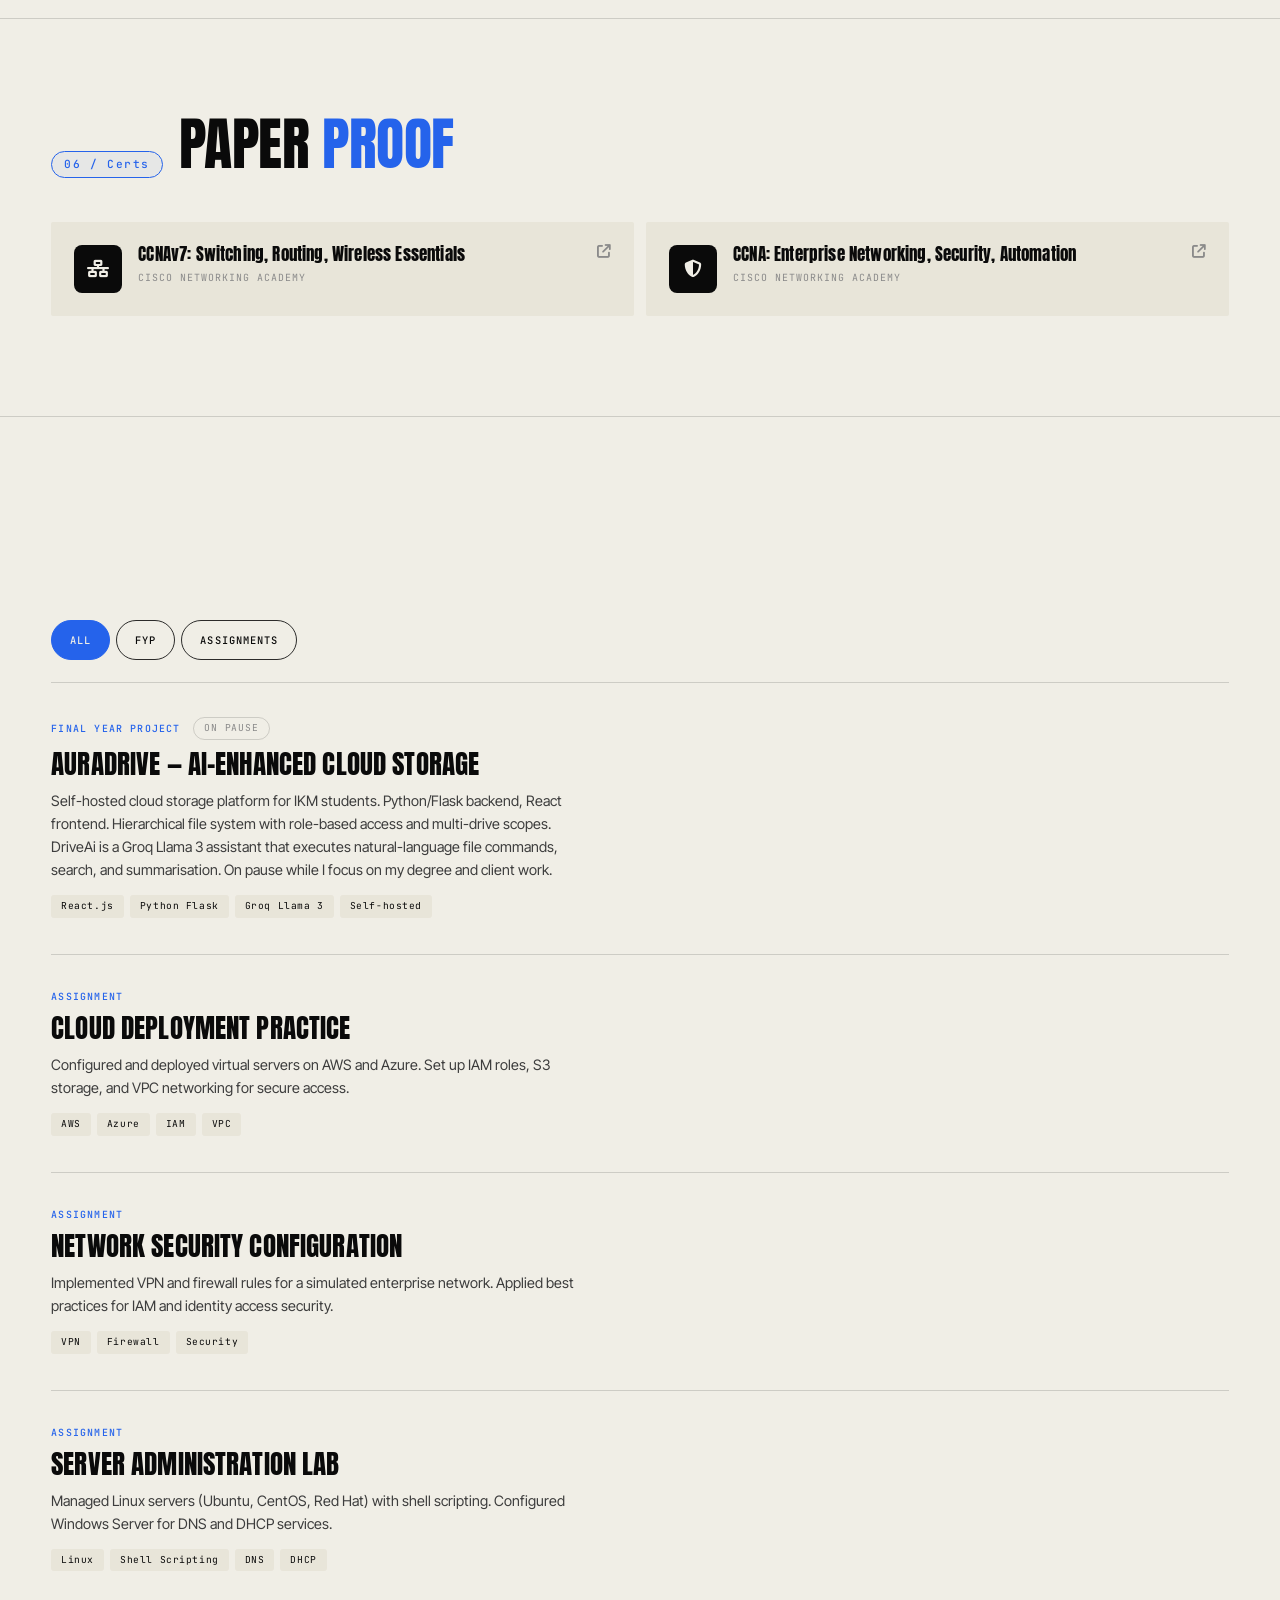
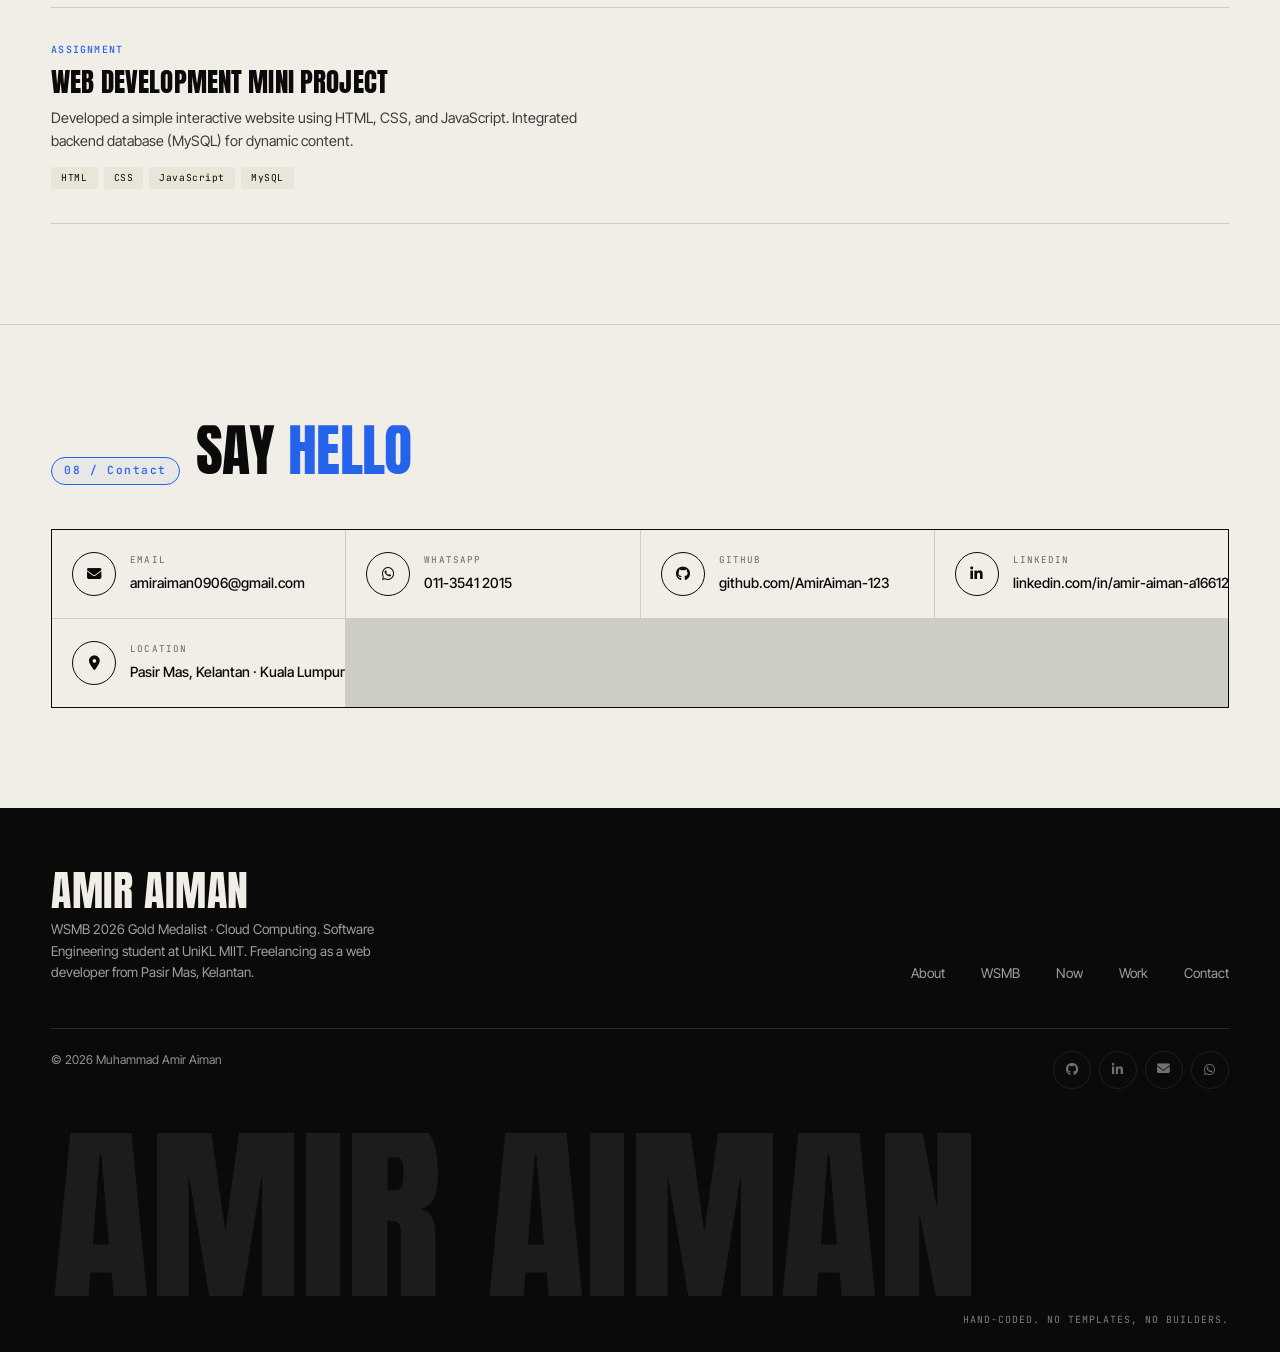
<file: portfolio.html>
<!DOCTYPE html>
<html lang="en">
<head>
<meta charset="UTF-8">
<meta name="viewport" content="width=device-width,initial-scale=1,viewport-fit=cover">
<meta name="theme-color" content="#f0eee6">
<title>Amir Aiman — Software Engineering · WSMB 2026 Gold</title>

<link rel="icon" type="image/png" href="/favicon-96x96.png" sizes="96x96" />
<link rel="icon" type="image/svg+xml" href="/favicon.svg" />
<link rel="shortcut icon" href="/favicon.ico" />
<link rel="apple-touch-icon" sizes="180x180" href="/apple-touch-icon.png" />
<link rel="manifest" href="/site.webmanifest" />

<link rel="preconnect" href="https://fonts.googleapis.com">
<link rel="preconnect" href="https://fonts.gstatic.com" crossorigin>
<link href="https://fonts.googleapis.com/css2?family=Anton&family=Inter+Tight:wght@400;500;600;700;800&family=JetBrains+Mono:wght@400;500&display=swap" rel="stylesheet">
<link rel="stylesheet" href="https://cdnjs.cloudflare.com/ajax/libs/font-awesome/6.4.0/css/all.min.css">

<style>
:root{
  --bone:#f0eee6;
  --bone-2:#e8e5d9;
  --bone-3:#ddd9cb;
  --ink:#0a0a0a;
  --ink-2:#3d3d3d;
  --ink-3:#8a8a8a;

  /* Blue theme */
  --blue:#2563eb;
  --blue-deep:#1e40af;
  --blue-dark:#0f1e3d;
  --blue-light:#dbeafe;
  --blue-glow:rgba(37,99,235,.28);
  --hot:var(--blue);
  --hot-deep:var(--blue-deep);

  --gold:#e8b400;
  --gold-deep:#b8860b;

  --rule:rgba(10,10,10,.15);
  --rule-strong:rgba(10,10,10,.85);
  --display:'Anton','Impact','Haettenschweiler',sans-serif;
  --sans:'Inter Tight',system-ui,-apple-system,sans-serif;
  --mono:'JetBrains Mono',ui-monospace,monospace;
  --pad:clamp(18px,4vw,52px);
  --max:1440px;
  --nav-h:64px;
  --ease:cubic-bezier(.22,.75,.25,1);
  --ease-out:cubic-bezier(.16,1,.3,1);
}

*,*::before,*::after{box-sizing:border-box;margin:0;padding:0}
html{overflow-x:clip;scroll-padding-top:calc(var(--nav-h) + 20px)}
@media (prefers-reduced-motion:no-preference){html{scroll-behavior:smooth}}
body{
  font-family:var(--sans);
  font-size:16px;line-height:1.55;
  background:var(--bone);color:var(--ink);
  overflow-x:clip;
  -webkit-font-smoothing:antialiased;-webkit-text-size-adjust:100%;
  -webkit-tap-highlight-color:transparent;
  min-height:100vh;
}
@media (max-width:700px){
  body{padding-bottom:env(safe-area-inset-bottom,20px)}
}
img{display:block;max-width:100%;height:auto}
a{color:inherit;text-decoration:none}
button{font:inherit;color:inherit;background:none;border:0;cursor:pointer}
:focus-visible{outline:2px solid var(--blue);outline-offset:3px}
::selection{background:var(--blue);color:var(--bone)}
p{margin:0}

h1,h2,h3{font-family:var(--display);font-weight:400;line-height:.88;letter-spacing:-.01em;text-transform:uppercase}

.wrap{max-width:var(--max);margin:auto;padding:0 var(--pad)}

/* SCROLL PROGRESS */
.scroll-progress{
  position:fixed;top:0;left:0;right:0;height:3px;z-index:200;
  background:linear-gradient(90deg, var(--blue-deep), var(--blue), #60a5fa);
  transform:scaleX(0);transform-origin:0 50%;
  will-change:transform;
}

/* CURSOR */
.cur,.cur-dot{position:fixed;top:0;left:0;pointer-events:none;z-index:9999;will-change:transform;display:none}
@media (pointer:fine){
  .cur{display:block;width:38px;height:38px;border-radius:50%;border:1.5px solid var(--ink);margin:-19px 0 0 -19px;transition:width .3s var(--ease-out),height .3s var(--ease-out),margin .3s var(--ease-out),background .3s,border-color .3s}
  .cur-dot{display:block;width:6px;height:6px;border-radius:50%;background:var(--ink);margin:-3px 0 0 -3px}
  .cur.grow{width:76px;height:76px;margin:-38px 0 0 -38px;background:var(--blue);border-color:var(--blue)}
}

/* NAV */
.nav{position:fixed;top:0;left:0;right:0;z-index:100;height:var(--nav-h);display:flex;align-items:center;padding-left:max(var(--pad),env(safe-area-inset-left));padding-right:max(var(--pad),env(safe-area-inset-right));background:var(--bone);border-bottom:1px solid var(--rule);transition:transform .4s var(--ease-out)}
.nav.hide{transform:translateY(-100%)}
.nav-inner{width:100%;max-width:var(--max);margin:auto;display:flex;align-items:center;justify-content:space-between;gap:20px}
.brand{font-family:var(--display);font-size:1.1rem;letter-spacing:.02em;display:flex;align-items:center;gap:8px}
.brand-dot{width:10px;height:10px;border-radius:50%;background:var(--blue);animation:brandPulse 1.6s ease-in-out infinite;box-shadow:0 0 0 3px rgba(37,99,235,.15)}
@keyframes brandPulse{0%,100%{transform:scale(1);opacity:1}50%{transform:scale(.7);opacity:.6}}
.nav-links{display:flex;gap:26px;font-size:.82rem;font-weight:500;margin-left:auto;margin-right:20px}
.nav-links a{position:relative;padding:4px 0}
.nav-links a::after{content:"";position:absolute;left:0;right:0;bottom:0;height:2px;background:var(--blue);transform:scaleX(0);transform-origin:right;transition:transform .3s var(--ease-out)}
.nav-links a:hover::after{transform:scaleX(1);transform-origin:left}
.nav-actions{display:flex;align-items:center;gap:8px;flex:none}

.btn{display:inline-flex;align-items:center;justify-content:center;gap:8px;min-height:44px;padding:10px 22px;border-radius:999px;font-family:var(--sans);font-weight:600;font-size:.86rem;line-height:1;background:var(--ink);color:var(--bone);border:1.5px solid var(--ink);transition:background .25s,color .25s,border-color .25s,transform .15s;white-space:nowrap;will-change:transform}
.btn:hover{background:var(--blue);border-color:var(--blue);color:var(--bone)}
.btn:active{transform:scale(.97)}
.btn.hot{background:var(--blue);border-color:var(--blue);color:var(--bone)}
.btn.hot:hover{background:var(--ink);border-color:var(--ink)}
.btn i{transition:transform .25s var(--ease-out)}
.btn:hover i.fa-arrow-right{transform:translateX(3px)}
.btn:hover i.fa-arrow-down{transform:translateY(3px)}

.burger{display:none;width:44px;height:44px;border-radius:50%;border:1.5px solid var(--rule-strong);position:relative;-webkit-tap-highlight-color:transparent}
.burger i{position:absolute;left:13px;right:13px;height:1.8px;background:var(--ink);transition:transform .3s var(--ease-out),opacity .2s}
.burger i:nth-child(1){top:18px}
.burger i:nth-child(2){top:24px}
.burger[aria-expanded="true"] i:nth-child(1){transform:translateY(3px) rotate(45deg)}
.burger[aria-expanded="true"] i:nth-child(2){transform:translateY(-3px) rotate(-45deg)}
@media (max-width:900px){.nav-links{display:none}.burger{display:block}.nav-actions .btn{display:none}}

.scrim{position:fixed;inset:0;z-index:98;background:rgba(15,30,61,.55);opacity:0;visibility:hidden;transition:opacity .3s,visibility .3s;backdrop-filter:blur(4px);-webkit-backdrop-filter:blur(4px)}
.scrim.open{opacity:1;visibility:visible}
.drawer{position:fixed;top:0;right:0;bottom:0;width:min(400px,92vw);z-index:99;background:var(--blue-dark);color:var(--bone);padding:calc(var(--nav-h) + 24px) 28px calc(28px + env(safe-area-inset-bottom));transform:translateX(100%);visibility:hidden;transition:transform .45s var(--ease-out),visibility .45s;display:flex;flex-direction:column;gap:0;overflow-y:auto}
.drawer.open{transform:none;visibility:visible}
.drawer a{display:flex;justify-content:space-between;align-items:center;padding:18px 0;font-family:var(--display);font-size:1.8rem;line-height:1.1;border-bottom:1px solid rgba(240,238,230,.12);color:var(--bone);transition:color .25s,padding-left .25s}
.drawer a:hover{color:var(--blue-light);padding-left:8px}
.drawer a::after{content:"↗";font-family:var(--sans);font-size:1rem;color:rgba(240,238,230,.4);transition:color .25s}
.drawer a:hover::after{color:var(--blue-light)}
.drawer .btn{width:100%;margin-top:24px;min-height:52px;background:var(--bone);color:var(--blue-dark);border-color:var(--bone)}
.drawer .btn:hover{background:var(--blue);border-color:var(--blue);color:var(--bone)}

/* MARQUEE */
.marquee{overflow:hidden;background:var(--ink);color:var(--bone);padding:14px 0;border-block:1px solid var(--ink);position:relative;z-index:2}
.marquee-track{display:flex;width:max-content;animation:marquee 38s linear infinite;will-change:transform;transition:animation-duration .3s}
.marquee:hover .marquee-track{animation-play-state:paused}
@keyframes marquee{to{transform:translateX(-50%)}}
.marquee-item{display:inline-flex;align-items:center;gap:32px;padding-right:32px;font-family:var(--display);font-size:clamp(1.1rem,2vw,1.5rem);letter-spacing:.04em;text-transform:uppercase;white-space:nowrap}
.marquee-item .star{color:var(--blue);font-size:.8em}
.marquee-item .gold{color:var(--gold)}
@media (prefers-reduced-motion:reduce){.marquee-track{animation:none}}

/* HERO */
.hero{padding-top:calc(var(--nav-h) + clamp(28px,5vw,56px));padding-bottom:clamp(40px,7vw,80px);position:relative;overflow:hidden}
.hero-blob{
  position:absolute;top:-100px;right:-180px;
  width:min(700px,80vw);height:min(700px,80vw);
  background:radial-gradient(circle, rgba(37,99,235,.18) 0%, transparent 65%);
  filter:blur(40px);pointer-events:none;z-index:0;
  animation:blobFloat 12s ease-in-out infinite;
}
@keyframes blobFloat{0%,100%{transform:translate(0,0) scale(1)}50%{transform:translate(-30px,40px) scale(1.06)}}
.hero-blob.b2{
  top:auto;right:auto;bottom:-200px;left:-100px;
  background:radial-gradient(circle, rgba(232,180,0,.08) 0%, transparent 65%);
  animation-delay:-6s;
}
.hero > .wrap{position:relative;z-index:1}

.hero-kicker{display:inline-flex;align-items:center;gap:10px;padding:8px 16px;background:var(--blue);color:var(--bone);border-radius:999px;font-family:var(--mono);font-size:.68rem;letter-spacing:.14em;text-transform:uppercase;font-weight:500;margin-bottom:clamp(20px,3vw,32px);animation:fadeUp .8s var(--ease-out) both;box-shadow:0 6px 20px rgba(37,99,235,.25)}
.hero-kicker i{font-size:.9em}
@keyframes fadeUp{from{opacity:0;transform:translateY(20px)}to{opacity:1;transform:translateY(0)}}

.hero-name{font-size:clamp(2.8rem,13vw,13rem);line-height:.82;letter-spacing:-.015em;margin-bottom:clamp(16px,3vw,28px)}
.hero-name .ln{display:block;overflow:hidden;padding-bottom:.04em}
.hero-name .ln > span{display:block;will-change:transform;animation:slideUp 1.1s var(--ease-out) both}
.hero-name .ln:nth-child(1) > span{animation-delay:.1s}
.hero-name .ln:nth-child(2) > span{animation-delay:.2s}
.hero-name em{font-style:normal;color:var(--blue);position:relative}
.hero-name em::after{content:"";position:absolute;left:0;right:0;bottom:.06em;height:.08em;background:var(--blue);transform:scaleX(0);transform-origin:left;animation:underline 1s .9s var(--ease-out) forwards}
@keyframes underline{to{transform:scaleX(1)}}
@keyframes slideUp{from{transform:translateY(110%)}to{transform:translateY(0)}}

.hero-body{display:grid;grid-template-columns:1fr 380px;gap:clamp(24px,4vw,56px);align-items:end;margin-bottom:clamp(28px,4vw,44px)}
@media (max-width:900px){.hero-body{grid-template-columns:1fr;gap:32px}}

.hero-lead{font-size:clamp(1rem,1.35vw,1.15rem);line-height:1.6;max-width:52ch;color:var(--ink-2);animation:fadeUp .9s .3s var(--ease-out) both}
.hero-lead strong{color:var(--ink);font-weight:700}
.hero-lead em{font-style:normal;color:var(--ink);background:linear-gradient(transparent 65%,rgba(232,180,0,.55) 65%);padding:0 2px}

.hero-cta{display:flex;gap:10px;flex-wrap:wrap;margin-top:22px;animation:fadeUp .9s .5s var(--ease-out) both}
@media (max-width:560px){.hero-cta .btn{flex:1 1 100%;min-height:52px}}

/* HERO PORTRAIT */
.hero-portrait{position:relative;animation:fadeUp 1s .4s var(--ease-out) both}
.hero-portrait-glow{
  position:absolute;inset:-24px;
  background:radial-gradient(circle at 50% 50%, var(--blue-glow) 0%, transparent 70%);
  filter:blur(30px);pointer-events:none;z-index:0;
  animation:glowPulse 4s ease-in-out infinite;
}
@keyframes glowPulse{0%,100%{opacity:.5;transform:scale(1)}50%{opacity:1;transform:scale(1.06)}}

.hero-portrait-inner{
  position:relative;z-index:1;
  padding:12px;
  background:linear-gradient(135deg, var(--blue) 0%, var(--blue-deep) 100%);
  border:1.5px solid var(--ink);
  transform:rotate(-1deg);
  transition:transform .5s var(--ease-out),box-shadow .5s var(--ease-out);
  box-shadow:0 24px 60px rgba(30,64,175,.35);
  overflow:hidden;
}
.hero-portrait-inner::before{
  content:"";position:absolute;inset:0;
  background-image:radial-gradient(rgba(255,255,255,.22) 1px, transparent 1px);
  background-size:14px 14px;
  pointer-events:none;
  z-index:0;
}
.hero-portrait-inner img{
  position:relative;z-index:1;
  width:100%;
  aspect-ratio:4/5;
  object-fit:cover;
  display:block;
  border:1px solid rgba(10,10,10,.25);
  transition:transform .8s var(--ease-out);
}
.hero-portrait:hover .hero-portrait-inner{
  transform:rotate(0deg) scale(1.015);
  box-shadow:0 32px 80px rgba(30,64,175,.45);
}
.hero-portrait-tag{
  position:absolute;top:-14px;left:-14px;z-index:2;
  background:var(--ink);color:var(--bone);
  font-family:var(--mono);font-size:.62rem;letter-spacing:.14em;
  text-transform:uppercase;padding:8px 14px;transform:rotate(-4deg);
  box-shadow:0 6px 16px rgba(0,0,0,.2);
}
.hero-portrait-badge{
  position:absolute;bottom:-14px;right:-14px;z-index:2;
  background:var(--gold);color:var(--ink);
  font-family:var(--display);font-size:1rem;letter-spacing:.02em;
  padding:10px 14px;transform:rotate(3deg);
  display:flex;align-items:center;gap:8px;
  box-shadow:0 8px 20px rgba(232,180,0,.35);
  animation:badgeBounce 3s ease-in-out infinite;
}
@keyframes badgeBounce{0%,100%{transform:rotate(3deg) translateY(0)}50%{transform:rotate(3deg) translateY(-4px)}}

/* HERO FOOT */
.hero-foot{display:grid;grid-template-columns:repeat(4,1fr);gap:1px;background:var(--rule);border-top:1.5px solid var(--ink);border-bottom:1.5px solid var(--ink);animation:fadeUp 1s .6s var(--ease-out) both}
@media (max-width:700px){.hero-foot{grid-template-columns:1fr 1fr}}
.hero-stat{background:var(--bone);padding:clamp(14px,2vw,22px);display:flex;flex-direction:column;gap:2px;position:relative;overflow:hidden;transition:background .25s}
.hero-stat::before{content:"";position:absolute;top:0;left:0;right:0;height:2px;background:var(--blue);transform:scaleX(0);transform-origin:left;transition:transform .35s var(--ease-out)}
.hero-stat:hover::before{transform:scaleX(1)}
.hero-stat:hover{background:var(--bone-2)}
.hero-stat .label{font-family:var(--mono);font-size:.6rem;letter-spacing:.14em;text-transform:uppercase;color:var(--ink-3)}
.hero-stat .value{font-family:var(--display);font-size:clamp(1.5rem,2.4vw,2rem);line-height:1;letter-spacing:.01em}
.hero-stat .value.hot{color:var(--blue)}
.hero-stat .value .num{font-variant-numeric:tabular-nums}

/* SECTIONS */
.sec{padding:clamp(56px,8vw,100px) 0;position:relative}
.sec + .sec{border-top:1px solid var(--rule)}
.sec-head{display:flex;align-items:baseline;gap:16px;margin-bottom:clamp(28px,4vw,44px);flex-wrap:wrap}
.sec-num{font-family:var(--mono);font-size:.7rem;letter-spacing:.14em;color:var(--blue);font-weight:500;padding:4px 12px;border:1.5px solid var(--blue);border-radius:999px;font-variant-numeric:tabular-nums;min-width:88px;text-align:center;background:rgba(37,99,235,.05)}
.sec-title{font-size:clamp(1.8rem,5vw,3.6rem);letter-spacing:-.01em;position:relative;clip-path:inset(0 100% 0 0);transition:clip-path 1s var(--ease-out) .15s}
.rv.in .sec-title{clip-path:inset(0 0 0 0)}
.sec-title em{font-style:normal;color:var(--blue)}

.rv{opacity:0;transform:translateY(24px);transition:opacity .8s var(--ease-out),transform .8s var(--ease-out)}
.rv.in{opacity:1;transform:none}
@media (prefers-reduced-motion:reduce){
  .rv{opacity:1;transform:none;transition:none}
  .sec-title{clip-path:none;transition:none}
}

/* ABOUT */
.about-grid{display:grid;grid-template-columns:1.1fr .9fr;gap:clamp(28px,5vw,64px);align-items:start}
@media (max-width:800px){.about-grid{grid-template-columns:1fr;gap:28px}}
.about-lead{font-family:var(--display);font-size:clamp(1.4rem,2.8vw,2.1rem);line-height:1.1;letter-spacing:-.005em;margin-bottom:22px}
.about-lead em{font-style:normal;color:var(--blue)}
.about-text{font-size:.98rem;line-height:1.7;color:var(--ink-2)}
.about-text + .about-text{margin-top:16px}
.about-text strong{color:var(--ink);font-weight:700}
.about-tags{display:flex;flex-wrap:wrap;gap:8px;margin-top:26px}
.tag{padding:7px 14px;border-radius:999px;border:1.5px solid var(--rule-strong);font-family:var(--mono);font-size:.66rem;letter-spacing:.06em;font-weight:500;color:var(--ink);transition:background .25s,color .25s,border-color .25s,transform .2s;cursor:default}
.tag:hover{background:var(--ink);color:var(--bone);border-color:var(--ink);transform:translateY(-2px)}
.tag.hot{background:var(--blue);color:var(--bone);border-color:var(--blue)}
.tag.hot:hover{background:var(--blue-deep);border-color:var(--blue-deep)}
.tag.gold{background:var(--gold);color:var(--ink);border-color:var(--gold);font-weight:600}

/* ACHIEVEMENT */
.achievement{
  background:linear-gradient(135deg, var(--blue-dark) 0%, var(--blue-deep) 100%);
  color:var(--bone);
  padding:clamp(64px,10vw,130px) 0;
  position:relative;overflow:hidden;
}
.achievement::before{
  content:"";position:absolute;top:-50%;right:-20%;
  width:600px;height:600px;
  background:radial-gradient(circle, rgba(232,180,0,.14) 0%, transparent 65%);
  pointer-events:none;
  animation:blobFloat 15s ease-in-out infinite;
}
.achievement > .wrap{position:relative;z-index:1}
.achv-grid{display:grid;grid-template-columns:auto 1fr;gap:clamp(28px,5vw,64px);align-items:center}
@media (max-width:800px){.achv-grid{grid-template-columns:1fr;gap:32px;text-align:center}}
.medal{position:relative;width:clamp(180px,24vw,240px);aspect-ratio:1;flex:none;margin:0 auto}
.medal-svg{width:100%;height:100%;animation:spin 24s linear infinite}
@keyframes spin{to{transform:rotate(360deg)}}
.medal-svg text{fill:var(--bone);font-family:var(--mono);font-size:11px;letter-spacing:3px}
.medal-core{
  position:absolute;inset:15%;
  background:linear-gradient(135deg, var(--gold) 0%, #f5d547 50%, var(--gold-deep) 100%);
  color:var(--blue-dark);border-radius:50%;
  display:grid;place-items:center;
  box-shadow:0 0 0 2px var(--gold) inset,0 20px 50px rgba(232,180,0,.4);
}
.medal-core-inner{font-family:var(--display);font-size:clamp(2rem,4vw,3rem);line-height:.85;text-align:center;text-shadow:0 1px 0 rgba(255,255,255,.3)}
.medal-core-inner small{display:block;font-family:var(--mono);font-size:.5em;letter-spacing:.15em;font-weight:500;margin-top:4px}
.achv-body{max-width:56ch}
@media (max-width:800px){.achv-body{margin:0 auto}}
.achv-kicker{font-family:var(--mono);font-size:.7rem;letter-spacing:.16em;text-transform:uppercase;font-weight:500;color:var(--gold);margin-bottom:14px;display:inline-flex;align-items:center;gap:8px}
.achv-kicker::before{content:"";width:20px;height:1.5px;background:var(--gold)}
.achv-title{font-size:clamp(2.2rem,6vw,4.6rem);line-height:.88;margin-bottom:20px}
.achv-text{font-size:1rem;line-height:1.65;opacity:.92}
.achv-text + .achv-text{margin-top:14px}
.achv-meta{display:flex;gap:24px;flex-wrap:wrap;margin-top:24px;padding-top:24px;border-top:1.5px solid rgba(240,238,230,.2);font-family:var(--mono);font-size:.68rem;letter-spacing:.12em;text-transform:uppercase}
.achv-meta i{margin-right:6px;color:var(--gold)}

/* NOW */
.now-grid{display:grid;grid-template-columns:1fr 1fr;gap:1px;background:var(--rule);border:1.5px solid var(--ink)}
@media (max-width:700px){.now-grid{grid-template-columns:1fr}}
.now-item{padding:clamp(20px,3vw,28px);background:var(--bone);position:relative;transition:background .3s;overflow:hidden}
.now-item::before{content:"";position:absolute;top:0;left:0;right:0;height:2px;background:var(--blue);transform:scaleX(0);transform-origin:left;transition:transform .4s var(--ease-out)}
.now-item:hover::before{transform:scaleX(1)}
.now-item:hover{background:var(--bone-2)}
.now-label{font-family:var(--mono);font-size:.62rem;letter-spacing:.14em;text-transform:uppercase;color:var(--ink-3);display:block;margin-bottom:12px}
.now-label i{color:var(--blue);margin-right:6px;display:inline-block;transition:transform .3s var(--ease-out)}
.now-item:hover .now-label i{transform:scale(1.2) rotate(-6deg)}
.now-text{font-family:var(--display);font-size:clamp(1.05rem,2vw,1.4rem);line-height:1.15;letter-spacing:.005em}
#liveClock{font-family:var(--mono) !important;letter-spacing:.04em;font-variant-numeric:tabular-nums;font-size:clamp(1.4rem,2.6vw,2rem)}
.now-footnote{margin-top:24px;font-family:var(--mono);font-size:.68rem;letter-spacing:.06em;color:var(--ink-3);text-transform:uppercase}
.now-footnote strong{color:var(--ink);font-weight:500}

/* EDUCATION */
.edu-list{display:flex;flex-direction:column}
.edu{
  display:grid;grid-template-columns:140px 1fr auto;
  gap:clamp(16px,3vw,32px);
  padding:clamp(20px,3vw,30px) 0;
  border-top:1px solid var(--rule);
  align-items:baseline;
  position:relative;
  padding-left:28px;
  transition:padding-left .3s var(--ease-out);
}
.edu:hover{padding-left:36px}
.edu:last-child{border-bottom:1px solid var(--rule)}
.edu::before{
  content:"";position:absolute;left:6px;top:50%;transform:translateY(-50%);
  width:10px;height:10px;border-radius:50%;
  background:var(--blue);
  box-shadow:0 0 0 4px rgba(37,99,235,.15);
  transition:box-shadow .3s;
}
.edu:hover::before{box-shadow:0 0 0 6px rgba(37,99,235,.25)}
.edu.current::before{background:var(--gold);box-shadow:0 0 0 4px rgba(232,180,0,.2);animation:dotPing 2s ease-in-out infinite}
@keyframes dotPing{0%,100%{box-shadow:0 0 0 4px rgba(232,180,0,.2)}50%{box-shadow:0 0 0 8px rgba(232,180,0,.05)}}
@media (max-width:700px){
  .edu{grid-template-columns:1fr;gap:8px;padding:22px 0 22px 28px}
  .edu:hover{padding-left:28px}
}
.edu-date{font-family:var(--mono);font-size:.7rem;letter-spacing:.08em;color:var(--ink-3);white-space:nowrap}
.edu-degree{font-family:var(--display);font-size:clamp(1.1rem,2vw,1.5rem);line-height:1.15;letter-spacing:.01em}
.edu-school{font-size:.9rem;color:var(--ink-2);margin-top:6px;line-height:1.5}
.edu-cgpa{font-family:var(--mono);font-size:.7rem;font-weight:500;letter-spacing:.08em;color:var(--bone);background:var(--ink);padding:6px 12px;border-radius:999px;white-space:nowrap}
.edu-cgpa.current{background:var(--gold);color:var(--ink)}

/* SKILLS */
.skills-list{display:flex;flex-direction:column;gap:2px}
.skill-cat{border-top:1px solid var(--rule);cursor:pointer;-webkit-tap-highlight-color:transparent}
.skill-cat:last-child{border-bottom:1px solid var(--rule)}
.skill-head{display:flex;align-items:center;gap:16px;padding:22px 0;width:100%;text-align:left;transition:padding .3s var(--ease-out)}
.skill-num{font-family:var(--mono);font-size:.72rem;letter-spacing:.1em;color:var(--ink-3);flex:none;width:32px;transition:color .3s}
.skill-cat.open .skill-num{color:var(--blue)}
.skill-name{font-family:var(--display);font-size:clamp(1.3rem,2.8vw,2rem);line-height:1;letter-spacing:.01em;transition:color .3s;flex:1}
.skill-cat.open .skill-name{color:var(--blue)}
.skill-count{font-family:var(--mono);font-size:.65rem;letter-spacing:.08em;color:var(--ink-3);flex:none}
.skill-toggle{width:36px;height:36px;border-radius:50%;border:1.5px solid var(--rule-strong);display:grid;place-items:center;flex:none;transition:background .3s,color .3s,border-color .3s,transform .4s var(--ease-out);font-size:.7rem}
.skill-cat.open .skill-toggle{background:var(--blue);border-color:var(--blue);color:var(--bone);transform:rotate(45deg)}
.skill-body{display:grid;grid-template-rows:0fr;transition:grid-template-rows .4s var(--ease-out)}
.skill-cat.open .skill-body{grid-template-rows:1fr}
.skill-body-inner{overflow:hidden}
.skill-chips{display:flex;flex-wrap:wrap;gap:8px;padding:0 0 24px 48px}
@media (max-width:600px){.skill-chips{padding-left:0}}
.skill-chip{
  display:inline-flex;align-items:center;gap:8px;
  padding:9px 16px;background:var(--bone-2);border-radius:999px;
  font-size:.84rem;font-weight:500;
  transition:background .25s,color .25s,transform .25s;
  opacity:0;transform:translateY(8px);
}
.skill-cat.open .skill-chip{opacity:1;transform:translateY(0)}
.skill-cat.open .skill-chip:nth-child(1){transition-delay:.08s}
.skill-cat.open .skill-chip:nth-child(2){transition-delay:.12s}
.skill-cat.open .skill-chip:nth-child(3){transition-delay:.16s}
.skill-cat.open .skill-chip:nth-child(4){transition-delay:.2s}
.skill-chip:hover{background:var(--blue);color:var(--bone);transform:translateY(-2px)}
.skill-chip .dots{display:inline-flex;gap:3px}
.skill-chip .dots i{width:5px;height:5px;border-radius:50%;background:var(--ink-3);opacity:.35;transition:background .2s}
.skill-chip .dots i.on{background:var(--blue);opacity:1}
.skill-chip:hover .dots i.on{background:var(--bone)}

/* CERTIFICATIONS */
.cert-grid{display:grid;grid-template-columns:repeat(auto-fit,minmax(min(320px,100%),1fr));gap:12px}
.cert{display:flex;align-items:flex-start;gap:16px;padding:22px;background:var(--bone-2);border:1.5px solid transparent;border-radius:2px;transition:border-color .3s,background .3s,transform .35s var(--ease-out);text-decoration:none;color:inherit;position:relative;overflow:hidden}
.cert::before{content:"";position:absolute;top:0;left:0;bottom:0;width:0;background:var(--blue);transition:width .3s var(--ease-out)}
@media (hover:hover){.cert:hover{border-color:var(--blue);background:var(--bone);transform:translateY(-4px)}.cert:hover::before{width:4px}}
.cert-ic{width:48px;height:48px;flex:none;background:var(--ink);color:var(--bone);border-radius:8px;display:grid;place-items:center;font-size:1.1rem;transition:background .3s,transform .4s var(--ease-out)}
@media (hover:hover){.cert:hover .cert-ic{background:var(--blue);transform:rotate(-6deg)}}
.cert-body{min-width:0}
.cert-title{font-family:var(--display);font-size:1.05rem;line-height:1.15;letter-spacing:.01em;margin-bottom:6px}
.cert-sub{font-family:var(--mono);font-size:.62rem;letter-spacing:.1em;text-transform:uppercase;color:var(--ink-3)}
.cert-arrow{margin-left:auto;flex:none;font-size:.85rem;color:var(--ink-3);transition:color .25s,transform .3s var(--ease-out)}
.cert:hover .cert-arrow{color:var(--blue);transform:translate(2px,-2px)}

/* PROJECTS */
.proj-filters{display:flex;gap:6px;flex-wrap:wrap;margin-bottom:22px}
.proj-filter{padding:9px 18px;border-radius:999px;border:1.5px solid var(--rule-strong);font-family:var(--mono);font-size:.65rem;letter-spacing:.1em;text-transform:uppercase;font-weight:500;transition:all .25s;min-height:40px}
.proj-filter:hover{border-color:var(--blue);color:var(--blue)}
.proj-filter.active{background:var(--blue);color:var(--bone);border-color:var(--blue)}

.proj-list{display:flex;flex-direction:column;gap:2px}
.proj{
  display:block;
  padding:clamp(22px,3vw,34px) 0;
  border-top:1px solid var(--rule);
  position:relative;
  transition:padding .3s var(--ease-out),background .35s var(--ease);
}
.proj:last-child{border-bottom:1px solid var(--rule)}
.proj::before{content:"";position:absolute;left:0;top:0;bottom:0;width:0;background:var(--blue);transition:width .3s var(--ease-out)}
.proj:hover::before{width:4px}
.proj:hover{background:var(--bone-2);padding-left:20px;padding-right:20px}
.proj-main{min-width:0;position:relative}
.proj-meta{display:flex;align-items:center;gap:12px;flex-wrap:wrap;margin-bottom:10px}
.proj-type{font-family:var(--mono);font-size:.62rem;letter-spacing:.12em;text-transform:uppercase;font-weight:500;color:var(--blue)}
.proj-status{font-family:var(--mono);font-size:.6rem;letter-spacing:.1em;text-transform:uppercase;color:var(--ink-3);padding:3px 10px;border:1px solid var(--rule-strong);border-radius:999px}
.proj-status.paused{color:var(--ink-3);border-color:var(--rule)}
.proj-title{font-family:var(--display);font-size:clamp(1.15rem,2.2vw,1.7rem);line-height:1.05;letter-spacing:.005em;margin-bottom:10px;transition:color .25s}
.proj:hover .proj-title{color:var(--blue)}
.proj-desc{font-size:.9rem;line-height:1.6;color:var(--ink-2);max-width:66ch}
.proj-tech{display:flex;gap:6px;flex-wrap:wrap;margin-top:14px}
.tech{font-family:var(--mono);font-size:.6rem;letter-spacing:.06em;padding:4px 10px;background:var(--bone-2);border-radius:3px;color:var(--ink);transition:background .2s}
.proj:hover .tech{background:var(--bone)}
.proj.filter-hidden{display:none}

/* CONTACT */
.contact-grid{display:grid;grid-template-columns:repeat(auto-fit,minmax(min(280px,100%),1fr));gap:1px;background:var(--rule);border:1.5px solid var(--ink)}
.contact{display:flex;align-items:center;gap:14px;padding:22px 20px;background:var(--bone);text-decoration:none;color:inherit;transition:background .25s,color .25s;position:relative;overflow:hidden}
.contact::before{content:"";position:absolute;inset:0;background:var(--blue);transform:translateY(101%);transition:transform .4s var(--ease-out);z-index:0}
.contact:hover::before{transform:translateY(0)}
.contact:hover{color:var(--bone)}
.contact > *{position:relative;z-index:1}
.contact-ic{width:44px;height:44px;flex:none;border-radius:50%;border:1.5px solid currentColor;display:grid;place-items:center;font-size:.9rem;transition:background .25s,color .25s,border-color .25s}
.contact:hover .contact-ic{background:var(--bone);color:var(--blue);border-color:var(--bone)}
.contact-body{min-width:0}
.contact-label{font-family:var(--mono);font-size:.58rem;letter-spacing:.12em;text-transform:uppercase;opacity:.6;display:block;margin-bottom:3px}
.contact-val{font-size:.88rem;font-weight:500;overflow:hidden;text-overflow:ellipsis;white-space:nowrap}

/* FOOTER */
.footer{background:var(--ink);color:var(--bone);padding:clamp(40px,6vw,64px) 0 max(24px,env(safe-area-inset-bottom));position:relative}
.footer-top{display:flex;justify-content:space-between;gap:24px;flex-wrap:wrap;padding-bottom:clamp(28px,4vw,44px);border-bottom:1px solid rgba(240,238,230,.15)}
.footer-brand{font-family:var(--display);font-size:clamp(1.8rem,3.5vw,2.6rem);line-height:.9;letter-spacing:.01em;margin-bottom:10px}
.footer-note{font-size:.84rem;opacity:.65;max-width:42ch;line-height:1.6}
.footer-links{display:flex;gap:clamp(18px,3vw,36px);flex-wrap:wrap;font-size:.84rem;align-self:flex-end}
.footer-links a{opacity:.65;transition:opacity .25s,color .25s}
.footer-links a:hover{opacity:1;color:var(--blue-light)}
.footer-bottom{display:flex;justify-content:space-between;gap:12px;flex-wrap:wrap;padding-top:22px;font-size:.76rem;opacity:.6}
.footer-social{display:flex;gap:8px}
.footer-social a{width:38px;height:38px;border-radius:50%;border:1px solid rgba(240,238,230,.2);display:grid;place-items:center;font-size:.8rem;opacity:.75;transition:background .25s,color .25s,border-color .25s,opacity .25s,transform .25s}
.footer-social a:hover{background:var(--blue);color:var(--bone);border-color:var(--blue);opacity:1;transform:translateY(-3px)}
.footer-mark{font-family:var(--display);font-size:clamp(3rem,16vw,13rem);line-height:.8;letter-spacing:-.01em;color:rgba(240,238,230,.08);margin-top:clamp(28px,4vw,44px);user-select:none;overflow:hidden;white-space:nowrap}
.footer-updated{font-family:var(--mono);font-size:.62rem;letter-spacing:.1em;text-transform:uppercase;opacity:.5;margin-top:16px;text-align:right}

/* BACK TO TOP */
.to-top{position:fixed;bottom:20px;right:20px;z-index:90;width:52px;height:52px;border-radius:50%;background:var(--blue);color:var(--bone);display:grid;place-items:center;font-size:.95rem;opacity:0;transform:translateY(16px) scale(.9);pointer-events:none;transition:opacity .35s,transform .35s var(--ease-out),background .25s;box-shadow:0 12px 32px rgba(37,99,235,.4);bottom:calc(20px + env(safe-area-inset-bottom,0px))}
.to-top.show{opacity:1;transform:none;pointer-events:auto}
.to-top:hover{background:var(--ink);box-shadow:0 12px 32px rgba(10,10,10,.4)}

/* MOBILE */
@media (max-width:560px){
  .hero-cta{flex-direction:column}
  .hero-cta .btn{width:100%}
  .sec-head{gap:12px}
  .sec-num{min-width:auto}
  .footer-bottom{flex-direction:column}
  .footer-links{width:100%;justify-content:flex-start}
  .contact-val{font-size:.82rem}
}

@media (prefers-reduced-motion:reduce){
  *,*::before,*::after{animation-duration:.001ms!important;animation-iteration-count:1!important;transition-duration:.001ms!important}
}
</style>
</head>
<body>

<div class="scroll-progress" id="scrollProgress" aria-hidden="true"></div>
<div class="cur" id="cur" aria-hidden="true"></div>
<div class="cur-dot" id="curDot" aria-hidden="true"></div>

<header class="nav" id="nav">
  <div class="nav-inner">
    <a href="#top" class="brand">
      <span class="brand-dot"></span>
      AMIR AIMAN
    </a>
    <nav class="nav-links" aria-label="Primary">
      <a href="#about">About</a>
      <a href="#wsnb">WSMB</a>
      <a href="#now">Now</a>
      <a href="#skills">Skills</a>
      <a href="#projects">Work</a>
      <a href="#contact">Contact</a>
    </nav>
    <div class="nav-actions">
      <a href="mailto:amiraiman0906@gmail.com" class="btn hot">Email <i class="fas fa-arrow-right"></i></a>
      <button class="burger" id="burger" type="button" aria-label="Menu" aria-expanded="false" aria-controls="drawer">
        <i></i><i></i>
      </button>
    </div>
  </div>
</header>

<div class="scrim" id="scrim"></div>
<nav class="drawer" id="drawer" aria-label="Mobile menu">
  <a href="#about">About</a>
  <a href="#wsnb">WSMB</a>
  <a href="#now">Now</a>
  <a href="#skills">Skills</a>
  <a href="#projects">Work</a>
  <a href="#contact">Contact</a>
  <a href="mailto:amiraiman0906@gmail.com" class="btn">Email me <i class="fas fa-arrow-right"></i></a>
</nav>

<main id="top">

  <section class="hero">
    <div class="hero-blob" aria-hidden="true"></div>
    <div class="hero-blob b2" aria-hidden="true"></div>

    <div class="wrap">
      <div class="hero-kicker">
        <i class="fas fa-medal"></i>
        WSMB 2026 · Gold Medalist · Cloud Computing
      </div>

      <h1 class="hero-name">
        <span class="ln"><span>MUHAMMAD</span></span>
        <span class="ln"><span><em>AMIR</em> AIMAN</span></span>
      </h1>

      <div class="hero-body">
        <div>
          <p class="hero-lead">
            I'm Amir — from Pasir Mas in Kelantan. Currently doing my <strong>Software Engineering degree at UniKL MIIT</strong>, freelancing as a web developer on the side. Won <em>Gold at WSMB 2026</em> in Cloud Computing before all that.
          </p>
          <div class="hero-cta">
            <a href="#projects" class="btn">See what I've built <i class="fas fa-arrow-down"></i></a>
            <a href="#wsnb" class="btn" style="background:transparent;color:var(--ink);border-color:var(--ink)">The gold medal</a>
          </div>
        </div>

        <div class="hero-portrait">
          <div class="hero-portrait-glow" aria-hidden="true"></div>
          <div class="hero-portrait-tag">UNIKL MIIT · 2026</div>
          <div class="hero-portrait-inner">
            <img src="pictureprofile.jpeg" alt="Muhammad Amir Aiman" width="400" height="500">
          </div>
          <div class="hero-portrait-badge">
            <i class="fas fa-trophy"></i>
            GOLD '26
          </div>
        </div>
      </div>

      <div class="hero-foot">
        <div class="hero-stat">
          <span class="label">Diploma CGPA</span>
          <span class="value">
            <span class="num" data-count="3.85" data-decimals="2">0.00</span><span style="font-size:.6em;color:var(--ink-3)">/4.00</span>
          </span>
        </div>
        <div class="hero-stat">
          <span class="label">WSMB 2026</span>
          <span class="value hot">GOLD</span>
        </div>
        <div class="hero-stat">
          <span class="label">Certifications</span>
          <span class="value"><span class="num" data-count="2">0</span>× <span style="color:var(--ink-3);font-size:.7em">CCNA</span></span>
        </div>
        <div class="hero-stat">
          <span class="label">Local time</span>
          <span class="value" style="font-family:var(--mono);font-size:clamp(1rem,1.6vw,1.2rem);letter-spacing:.02em"><span id="heroClock">--:--</span></span>
        </div>
      </div>
    </div>
  </section>

  <div class="marquee" aria-hidden="true">
    <div class="marquee-track" id="marqueeTrack"></div>
  </div>

  <section class="sec" id="about">
    <div class="wrap">
      <div class="sec-head rv">
        <span class="sec-num" data-scramble>01 / About</span>
        <h2 class="sec-title">Who I <em>am</em></h2>
      </div>

      <div class="about-grid">
        <div class="rv">
          <p class="about-lead">
            I build <em>working things</em>, not slide decks.
          </p>
          <p class="about-text">
            My background is in cloud infrastructure — AWS and Azure deployments, Linux server administration, VPN and firewall configuration, and full-stack web development. I care about the details that separate a lab exercise from a production system: IAM boundaries, VPC design, monitoring, and how it actually feels on the other side of the API.
          </p>
          <p class="about-text">
            Right now I'm freelancing — building and maintaining websites for small businesses. It's less glamorous than cloud architecture, but it keeps me shipping and pays the bills while I do my degree. The AuraDrive project is on pause for now, but I'll probably pick it back up once things settle.
          </p>
        </div>

        <div class="rv" style="--d:.15s">
          <div class="about-tags">
            <span class="tag gold">WSMB 2026 Gold</span>
            <span class="tag hot">Software Engineering</span>
            <span class="tag">AWS</span>
            <span class="tag">Azure</span>
            <span class="tag">Linux</span>
            <span class="tag">Python</span>
            <span class="tag">React</span>
            <span class="tag">Flask</span>
            <span class="tag">IAM</span>
            <span class="tag">VPC</span>
            <span class="tag">Cisco CCNA</span>
            <span class="tag">VMware</span>
            <span class="tag">MySQL</span>
          </div>
        </div>
      </div>
    </div>
  </section>

  <section class="achievement" id="wsnb">
    <div class="wrap">
      <div class="achv-grid">
        <div class="medal rv">
          <svg class="medal-svg" viewBox="0 0 200 200" aria-hidden="true">
            <defs>
              <path id="medalPath" d="M100,100 m-88,0 a88,88 0 1,1 176,0 a88,88 0 1,1 -176,0"/>
            </defs>
            <text>
              <textPath href="#medalPath" startOffset="0">
                ★ WSMB 2026 GOLD MEDAL ★ CLOUD COMPUTING ★ NATIONAL FINAL ★ 
              </textPath>
            </text>
          </svg>
          <div class="medal-core">
            <div class="medal-core-inner">
              GOLD
              <small>2026</small>
            </div>
          </div>
        </div>

        <div class="achv-body rv" style="--d:.15s">
          <div class="achv-kicker">National Final · 2026</div>
          <h2 class="achv-title">WorldSkills<br>Malaysia Belia<br>Cloud Computing</h2>
          <p class="achv-text">
            Won <strong>Gold</strong> at the WorldSkills Malaysia Belia (WSMB) 2026 national final in Cloud Computing — organised by the Ministry of Human Resources Malaysia.
          </p>
          <p class="achv-text">
            Competed against state-level qualifiers in a timed practical assessment covering cloud architecture, infrastructure deployment, security configuration, IAM, and live problem-solving. Tasks were scored against the WorldSkills marking scheme — the same benchmark used to select Malaysia's representatives for WorldSkills Asia and the international WorldSkills Competition.
          </p>
          <div class="achv-meta">
            <span><i class="fas fa-calendar"></i>2026</span>
            <span><i class="fas fa-flag"></i>National level</span>
            <span><i class="fas fa-trophy"></i>Gold medalist</span>
          </div>
        </div>
      </div>
    </div>
  </section>

  <section class="sec" id="now">
    <div class="wrap">
      <div class="sec-head rv">
        <span class="sec-num" data-scramble>03 / Now</span>
        <h2 class="sec-title">Currently <em>doing</em></h2>
      </div>

      <div class="now-grid rv">
        <div class="now-item">
          <span class="now-label"><i class="fas fa-laptop-code"></i>Freelancing</span>
          <p class="now-text">Building and maintaining websites for small businesses. Mostly WordPress and static sites, moving into React for newer projects.</p>
        </div>
        <div class="now-item">
          <span class="now-label"><i class="fas fa-graduation-cap"></i>Studying</span>
          <p class="now-text">Bachelor of Software Engineering with Honours at UniKL MIIT. First semester — still adjusting to the pace after diploma.</p>
        </div>
        <div class="now-item">
          <span class="now-label"><i class="fas fa-book"></i>Reading</span>
          <p class="now-text">The Phoenix Project. Third re-read. Still hits.</p>
        </div>
        <div class="now-item">
          <span class="now-label"><i class="fas fa-clock"></i>Local time</span>
          <p class="now-text" id="liveClock">--:--:--</p>
        </div>
      </div>

      <p class="now-footnote rv">
        Based in <strong>Pasir Mas, Kelantan</strong> · Studying in <strong>Kuala Lumpur</strong> · Online most evenings
      </p>
    </div>
  </section>

  <section class="sec" id="education">
    <div class="wrap">
      <div class="sec-head rv">
        <span class="sec-num" data-scramble>04 / Education</span>
        <h2 class="sec-title">Learning <em>path</em></h2>
      </div>

      <div class="edu-list">
        <div class="edu current rv">
          <span class="edu-date">2026 — 2029</span>
          <div>
            <div class="edu-degree">Bachelor of Software Engineering with Honours</div>
            <div class="edu-school">Universiti Kuala Lumpur, MIIT</div>
          </div>
          <span class="edu-cgpa current">Current</span>
        </div>
        <div class="edu rv" style="--d:.1s">
          <span class="edu-date">2023 — 2026</span>
          <div>
            <div class="edu-degree">Diploma Teknologi Komputer (Komputasi Awan)</div>
            <div class="edu-school">Institut Kemahiran MARA Besut, Terengganu</div>
          </div>
          <span class="edu-cgpa">CGPA 3.85</span>
        </div>
        <div class="edu rv" style="--d:.2s">
          <span class="edu-date">2018 — 2022</span>
          <div>
            <div class="edu-degree">Sijil Pelajaran Malaysia (SPM)</div>
            <div class="edu-school">Maahad Muhammadi Pasir Mas, Kelantan</div>
          </div>
        </div>
      </div>
    </div>
  </section>

  <section class="sec" id="skills">
    <div class="wrap">
      <div class="sec-head rv">
        <span class="sec-num" data-scramble>05 / Skills</span>
        <h2 class="sec-title">What I <em>use</em></h2>
      </div>

      <div class="skills-list" id="skillsList"></div>
    </div>
  </section>

  <section class="sec" id="certifications">
    <div class="wrap">
      <div class="sec-head rv">
        <span class="sec-num" data-scramble>06 / Certs</span>
        <h2 class="sec-title">Paper <em>proof</em></h2>
      </div>

      <div class="cert-grid">
        <a class="cert rv" href="CCNAv7_certificate.pdf" target="_blank" rel="noopener">
          <div class="cert-ic"><i class="fas fa-network-wired"></i></div>
          <div class="cert-body">
            <div class="cert-title">CCNAv7: Switching, Routing, Wireless Essentials</div>
            <div class="cert-sub">Cisco Networking Academy</div>
          </div>
          <i class="fas fa-arrow-up-right-from-square cert-arrow"></i>
        </a>

        <a class="cert rv" href="CCNA_Enterprise_certificate.pdf" target="_blank" rel="noopener" style="--d:.1s">
          <div class="cert-ic"><i class="fas fa-shield-halved"></i></div>
          <div class="cert-body">
            <div class="cert-title">CCNA: Enterprise Networking, Security, Automation</div>
            <div class="cert-sub">Cisco Networking Academy</div>
          </div>
          <i class="fas fa-arrow-up-right-from-square cert-arrow"></i>
        </a>
      </div>
    </div>
  </section>

  <section class="sec" id="projects">
    <div class="wrap">
      <div class="sec-head rv">
        <span class="sec-num" data-scramble>07 / Work</span>
        <h2 class="sec-title">Selected <em>work</em></h2>
      </div>

      <div class="proj-filters rv">
        <button class="proj-filter active" data-filter="all" type="button">All</button>
        <button class="proj-filter" data-filter="fyp" type="button">FYP</button>
        <button class="proj-filter" data-filter="assignment" type="button">Assignments</button>
      </div>

      <div class="proj-list">

        <article class="proj rv" data-category="fyp">
          <div class="proj-main">
            <div class="proj-meta">
              <span class="proj-type">Final Year Project</span>
              <span class="proj-status paused">On pause</span>
            </div>
            <h3 class="proj-title">AuraDrive — AI-Enhanced Cloud Storage</h3>
            <p class="proj-desc">
              Self-hosted cloud storage platform for IKM students. Python/Flask backend, React frontend. Hierarchical file system with role-based access and multi-drive scopes. DriveAi is a Groq Llama 3 assistant that executes natural-language file commands, search, and summarisation. On pause while I focus on my degree and client work.
            </p>
            <div class="proj-tech">
              <span class="tech">React.js</span>
              <span class="tech">Python Flask</span>
              <span class="tech">Groq Llama 3</span>
              <span class="tech">Self-hosted</span>
            </div>
          </div>
        </article>

        <article class="proj rv" data-category="assignment">
          <div class="proj-main">
            <div class="proj-meta">
              <span class="proj-type">Assignment</span>
            </div>
            <h3 class="proj-title">Cloud Deployment Practice</h3>
            <p class="proj-desc">
              Configured and deployed virtual servers on AWS and Azure. Set up IAM roles, S3 storage, and VPC networking for secure access.
            </p>
            <div class="proj-tech">
              <span class="tech">AWS</span>
              <span class="tech">Azure</span>
              <span class="tech">IAM</span>
              <span class="tech">VPC</span>
            </div>
          </div>
        </article>

        <article class="proj rv" data-category="assignment">
          <div class="proj-main">
            <div class="proj-meta">
              <span class="proj-type">Assignment</span>
            </div>
            <h3 class="proj-title">Network Security Configuration</h3>
            <p class="proj-desc">
              Implemented VPN and firewall rules for a simulated enterprise network. Applied best practices for IAM and identity access security.
            </p>
            <div class="proj-tech">
              <span class="tech">VPN</span>
              <span class="tech">Firewall</span>
              <span class="tech">Security</span>
            </div>
          </div>
        </article>

        <article class="proj rv" data-category="assignment">
          <div class="proj-main">
            <div class="proj-meta">
              <span class="proj-type">Assignment</span>
            </div>
            <h3 class="proj-title">Server Administration Lab</h3>
            <p class="proj-desc">
              Managed Linux servers (Ubuntu, CentOS, Red Hat) with shell scripting. Configured Windows Server for DNS and DHCP services.
            </p>
            <div class="proj-tech">
              <span class="tech">Linux</span>
              <span class="tech">Shell Scripting</span>
              <span class="tech">DNS</span>
              <span class="tech">DHCP</span>
            </div>
          </div>
        </article>

        <article class="proj rv" data-category="assignment">
          <div class="proj-main">
            <div class="proj-meta">
              <span class="proj-type">Assignment</span>
            </div>
            <h3 class="proj-title">Web Development Mini Project</h3>
            <p class="proj-desc">
              Developed a simple interactive website using HTML, CSS, and JavaScript. Integrated backend database (MySQL) for dynamic content.
            </p>
            <div class="proj-tech">
              <span class="tech">HTML</span>
              <span class="tech">CSS</span>
              <span class="tech">JavaScript</span>
              <span class="tech">MySQL</span>
            </div>
          </div>
        </article>

      </div>
    </div>
  </section>

  <section class="sec" id="contact">
    <div class="wrap">
      <div class="sec-head rv">
        <span class="sec-num" data-scramble>08 / Contact</span>
        <h2 class="sec-title">Say <em>hello</em></h2>
      </div>

      <div class="contact-grid rv">
        <a class="contact" href="mailto:amiraiman0906@gmail.com">
          <span class="contact-ic"><i class="fas fa-envelope"></i></span>
          <span class="contact-body">
            <span class="contact-label">Email</span>
            <span class="contact-val">amiraiman0906@gmail.com</span>
          </span>
        </a>

        <a class="contact" href="https://wa.me/601135412015" target="_blank" rel="noopener">
          <span class="contact-ic"><i class="fab fa-whatsapp"></i></span>
          <span class="contact-body">
            <span class="contact-label">WhatsApp</span>
            <span class="contact-val">011-3541 2015</span>
          </span>
        </a>

        <a class="contact" href="https://github.com/AmirAiman-123" target="_blank" rel="noopener">
          <span class="contact-ic"><i class="fab fa-github"></i></span>
          <span class="contact-body">
            <span class="contact-label">GitHub</span>
            <span class="contact-val">github.com/AmirAiman-123</span>
          </span>
        </a>

        <a class="contact" href="https://www.linkedin.com/in/muhammad-amir-aiman-abd-hadi-a16612357" target="_blank" rel="noopener">
          <span class="contact-ic"><i class="fab fa-linkedin-in"></i></span>
          <span class="contact-body">
            <span class="contact-label">LinkedIn</span>
            <span class="contact-val">linkedin.com/in/amir-aiman-a16612357</span>
          </span>
        </a>

        <div class="contact" style="cursor:default">
          <span class="contact-ic"><i class="fas fa-location-dot"></i></span>
          <span class="contact-body">
            <span class="contact-label">Location</span>
            <span class="contact-val">Pasir Mas, Kelantan · Kuala Lumpur</span>
          </span>
        </div>
      </div>
    </div>
  </section>

</main>

<footer class="footer">
  <div class="wrap">
    <div class="footer-top">
      <div>
        <p class="footer-brand">AMIR AIMAN</p>
        <p class="footer-note">WSMB 2026 Gold Medalist · Cloud Computing. Software Engineering student at UniKL MIIT. Freelancing as a web developer from Pasir Mas, Kelantan.</p>
      </div>
      <div class="footer-links">
        <a href="#about">About</a>
        <a href="#wsnb">WSMB</a>
        <a href="#now">Now</a>
        <a href="#projects">Work</a>
        <a href="#contact">Contact</a>
      </div>
    </div>
    <div class="footer-bottom">
      <span>&copy; 2026 Muhammad Amir Aiman</span>
      <div class="footer-social">
        <a href="https://github.com/AmirAiman-123" target="_blank" rel="noopener" aria-label="GitHub"><i class="fab fa-github"></i></a>
        <a href="https://www.linkedin.com/in/muhammad-amir-aiman-abd-hadi-a16612357" target="_blank" rel="noopener" aria-label="LinkedIn"><i class="fab fa-linkedin-in"></i></a>
        <a href="mailto:amiraiman0906@gmail.com" aria-label="Email"><i class="fas fa-envelope"></i></a>
        <a href="https://wa.me/601135412015" target="_blank" rel="noopener" aria-label="WhatsApp"><i class="fab fa-whatsapp"></i></a>
      </div>
    </div>
    <div class="footer-mark" aria-hidden="true">AMIR AIMAN</div>
    <p class="footer-updated">Hand-coded. No templates, no builders.</p>
  </div>
</footer>

<button class="to-top" id="toTop" type="button" aria-label="Back to top">
  <i class="fas fa-arrow-up"></i>
</button>

<script>
(function(){
'use strict';

const $  = (s, r = document) => r.querySelector(s);
const $$ = (s, r = document) => Array.prototype.slice.call(r.querySelectorAll(s));
const reduce = matchMedia('(prefers-reduced-motion: reduce)').matches;
const isTouch = matchMedia('(pointer: coarse)').matches;

/* MARQUEE */
(function(){
  const track = $('#marqueeTrack');
  if(!track) return;
  const items = ['WSMB 2026 GOLD','CLOUD COMPUTING','UNIKL MIIT','AWS · AZURE','OPEN TO WORK','PASIR MAS, KELANTAN'];
  const sep = '<span class="star">✳</span>';
  let html = '';
  for(let r = 0; r < 4; r++){
    items.forEach((t, i) => {
      const cls = i === 0 || i === 6 ? 'gold' : '';
      html += '<span class="marquee-item"><span class="' + cls + '">' + t + '</span>' + sep + '</span>';
    });
  }
  track.innerHTML = html + html;
})();

/* CUSTOM CURSOR */
(function(){
  if(isTouch || reduce) return;
  const cur = $('#cur');
  const dot = $('#curDot');
  if(!cur || !dot) return;

  let mx = window.innerWidth / 2, my = window.innerHeight / 2;
  let cx = mx, cy = my, dx = mx, dy = my;

  window.addEventListener('pointermove', e => { mx = e.clientX; my = e.clientY; }, { passive: true });

  function loop(){
    cx += (mx - cx) * .18;
    cy += (my - cy) * .18;
    dx += (mx - dx) * .55;
    dy += (my - dy) * .55;
    cur.style.transform = 'translate(' + cx + 'px,' + cy + 'px)';
    dot.style.transform = 'translate(' + dx + 'px,' + dy + 'px)';
    requestAnimationFrame(loop);
  }
  loop();

  const hoverables = 'a, button, .tag, .cert, .contact, .skill-head, .hero-portrait, .proj, .now-item, .hero-stat';
  document.addEventListener('pointerover', e => {
    if(e.target.closest(hoverables)) cur.classList.add('grow');
  });
  document.addEventListener('pointerout', e => {
    if(e.target.closest(hoverables)) cur.classList.remove('grow');
  });
})();

/* LIVE CLOCK */
(function(){
  const els = [$('#heroClock'), $('#liveClock')].filter(Boolean);
  if(!els.length) return;

  function update(){
    try{
      const parts = new Intl.DateTimeFormat('en-GB', {
        timeZone: 'Asia/Kuala_Lumpur',
        hour: '2-digit', minute: '2-digit', second: '2-digit',
        hour12: false
      }).formatToParts(new Date());
      const get = t => (parts.find(p => p.type === t) || {}).value || '--';
      const hh = get('hour'), mm = get('minute'), ss = get('second');
      if(els[0]) els[0].textContent = hh + ':' + mm;
      if(els[1]) els[1].textContent = hh + ':' + mm + ':' + ss + ' MYT';
    }catch(e){}
  }
  update();
  setInterval(update, 1000);
})();

/* MOBILE MENU */
(function(){
  const burger = $('#burger');
  const drawer = $('#drawer');
  const scrim = $('#scrim');
  if(!burger || !drawer) return;

  function setOpen(open){
    burger.setAttribute('aria-expanded', open ? 'true' : 'false');
    drawer.classList.toggle('open', open);
    scrim.classList.toggle('open', open);
    document.body.style.overflow = open ? 'hidden' : '';
  }

  burger.addEventListener('click', () => setOpen(burger.getAttribute('aria-expanded') !== 'true'));
  scrim.addEventListener('click', () => setOpen(false));
  drawer.addEventListener('click', e => { if(e.target.closest('a')) setOpen(false); });
  document.addEventListener('keydown', e => { if(e.key === 'Escape') setOpen(false); });
})();

/* SCROLL UI */
(function(){
  const nav = $('#nav');
  const toTop = $('#toTop');
  const progress = $('#scrollProgress');
  let lastY = 0, ticking = false;

  function onScroll(){
    if(ticking) return;
    ticking = true;
    requestAnimationFrame(() => {
      const y = window.scrollY;
      const max = document.documentElement.scrollHeight - window.innerHeight;
      nav.classList.toggle('hide', y > lastY && y > 400);
      toTop.classList.toggle('show', y > 500);
      if(progress) progress.style.transform = 'scaleX(' + (max > 0 ? Math.min(1, y / max) : 0) + ')';
      lastY = y;
      ticking = false;
    });
  }
  window.addEventListener('scroll', onScroll, { passive: true });
  onScroll();

  toTop.addEventListener('click', () => window.scrollTo({ top: 0, behavior: reduce ? 'auto' : 'smooth' }));
})();

/* MARQUEE SPEED ON SCROLL */
(function(){
  const track = $('#marqueeTrack');
  if(!track || reduce) return;
  let lastY = window.scrollY;
  let timer = null;

  window.addEventListener('scroll', () => {
    const delta = Math.abs(window.scrollY - lastY);
    lastY = window.scrollY;
    if(delta < 3) return;
    const speed = Math.min(1 + delta / 25, 4);
    track.style.animationDuration = (38 / speed) + 's';
    clearTimeout(timer);
    timer = setTimeout(() => { track.style.animationDuration = '38s'; }, 220);
  }, { passive: true });
})();

/* SMOOTH ANCHORS */
document.addEventListener('click', e => {
  const a = e.target.closest('a[href^="#"]');
  if(!a) return;
  const href = a.getAttribute('href');
  if(!href || href === '#') return;
  const target = document.querySelector(href);
  if(!target) return;
  e.preventDefault();
  const top = target.getBoundingClientRect().top + window.scrollY - 72;
  window.scrollTo({ top, behavior: reduce ? 'auto' : 'smooth' });
});

/* TEXT SCRAMBLE */
(function(){
  function scramble(el, finalText, duration){
    const chars = '0123456789/#@$%&';
    const start = performance.now();
    const len = finalText.length;

    function tick(now){
      const p = Math.min((now - start) / duration, 1);
      const revealed = Math.floor(p * len);
      let out = '';
      for(let i = 0; i < len; i++){
        if(finalText[i] === ' '){
          out += ' ';
        } else if(i < revealed){
          out += finalText[i];
        } else {
          out += chars[Math.floor(Math.random() * chars.length)];
        }
      }
      el.textContent = out;
      if(p < 1) requestAnimationFrame(tick);
      else el.textContent = finalText;
    }
    requestAnimationFrame(tick);
  }

  if(!('IntersectionObserver' in window) || reduce) return;

  const io = new IntersectionObserver(entries => {
    entries.forEach(en => {
      if(!en.isIntersecting) return;
      const el = en.target;
      if(el.dataset.scrambled) return;
      el.dataset.scrambled = '1';
      const orig = el.textContent;
      scramble(el, orig, 700);
      io.unobserve(el);
    });
  }, { threshold: .5 });

  $$('[data-scramble]').forEach(el => io.observe(el));
})();

/* REVEAL ON SCROLL */
(function(){
  if(!('IntersectionObserver' in window) || reduce){
    $$('.rv').forEach(el => el.classList.add('in'));
    return;
  }
  const io = new IntersectionObserver(entries => {
    entries.forEach(en => {
      if(en.isIntersecting){
        const delay = en.target.style.getPropertyValue('--d') || '0s';
        en.target.style.transitionDelay = delay;
        en.target.classList.add('in');
        io.unobserve(en.target);
      }
    });
  }, { rootMargin: '0px 0px -8% 0px', threshold: .06 });
  $$('.rv').forEach(el => io.observe(el));
})();

/* HERO COUNTERS */
(function(){
  const nums = $$('[data-count]');
  if(!nums.length) return;

  function countUp(el){
    const target = parseFloat(el.dataset.count);
    const decimals = parseInt(el.dataset.decimals || '0', 10);
    if(reduce){
      el.textContent = decimals > 0 ? target.toFixed(decimals) : String(target);
      return;
    }
    const dur = 1500;
    const t0 = performance.now();
    function tick(now){
      const p = Math.min((now - t0) / dur, 1);
      const e = 1 - Math.pow(1 - p, 3);
      const v = target * e;
      el.textContent = decimals > 0 ? v.toFixed(decimals) : String(Math.round(v));
      if(p < 1) requestAnimationFrame(tick);
    }
    requestAnimationFrame(tick);
  }

  if('IntersectionObserver' in window){
    const io = new IntersectionObserver(entries => {
      entries.forEach(en => {
        if(en.isIntersecting){ countUp(en.target); io.unobserve(en.target); }
      });
    }, { threshold: .5 });
    nums.forEach(n => io.observe(n));
  } else nums.forEach(countUp);
})();

/* MAGNETIC BUTTONS */
(function(){
  if(isTouch || reduce) return;
  const btns = $$('.btn');
  if(!btns.length) return;

  btns.forEach(btn => {
    btn.addEventListener('pointermove', e => {
      const r = btn.getBoundingClientRect();
      const x = e.clientX - r.left - r.width / 2;
      const y = e.clientY - r.top - r.height / 2;
      btn.style.transform = 'translate(' + (x * .18) + 'px,' + (y * .28) + 'px)';
    });
    btn.addEventListener('pointerleave', () => {
      btn.style.transform = '';
    });
  });
})();

/* PROJECT CARD TILT */
(function(){
  if(isTouch || reduce) return;
  const cards = $$('.proj');
  cards.forEach(card => {
    card.addEventListener('pointermove', e => {
      const r = card.getBoundingClientRect();
      const x = (e.clientX - r.left) / r.width - .5;
      const y = (e.clientY - r.top) / r.height - .5;
      card.style.transform = 'perspective(1400px) rotateY(' + (x * 1.2) + 'deg) rotateX(' + (-y * 1.2) + 'deg)';
    });
    card.addEventListener('pointerleave', () => {
      card.style.transform = '';
    });
  });
})();

/* SKILLS */
(function(){
  const data = [
    { name:'Cloud Platforms', icon:'fa-cloud', chips:[{n:'AWS',v:5},{n:'Microsoft Azure',v:4},{n:'Google Cloud',v:4}] },
    { name:'Server Administration', icon:'fa-cogs', chips:[{n:'Linux',v:5},{n:'Ubuntu',v:5},{n:'CentOS / Red Hat',v:4},{n:'Windows Server',v:4}] },
    { name:'Networking & Security', icon:'fa-network-wired', chips:[{n:'TCP/IP',v:5},{n:'VPN',v:4},{n:'Load Balancers',v:4},{n:'IAM / Cloud Security',v:4}] },
    { name:'Virtualization', icon:'fa-server', chips:[{n:'VMware',v:4},{n:'VMware ESXi',v:4},{n:'Oracle VM',v:3}] },
    { name:'Programming & Web', icon:'fa-code', chips:[{n:'Python',v:4},{n:'HTML / CSS',v:4},{n:'JavaScript',v:3},{n:'React',v:3}] },
    { name:'Databases', icon:'fa-database', chips:[{n:'MySQL',v:4},{n:'PostgreSQL',v:3},{n:'MongoDB',v:3}] }
  ];

  const list = $('#skillsList');
  if(!list) return;

  list.innerHTML = data.map((cat, i) => {
    const chips = cat.chips.map(c => {
      let dots = '';
      for(let d = 1; d <= 5; d++) dots += '<i class="' + (d <= c.v ? 'on' : '') + '"></i>';
      return '<span class="skill-chip"><span>' + c.n + '</span><span class="dots">' + dots + '</span></span>';
    }).join('');

    return '<div class="skill-cat' + (i === 0 ? ' open' : '') + '">' +
      '<button class="skill-head" type="button" aria-expanded="' + (i === 0 ? 'true' : 'false') + '">' +
        '<span class="skill-num">0' + (i + 1) + '</span>' +
        '<span class="skill-name">' + cat.name + '</span>' +
        '<span class="skill-count">' + cat.chips.length + ' skills</span>' +
        '<span class="skill-toggle"><i class="fas fa-plus"></i></span>' +
      '</button>' +
      '<div class="skill-body"><div class="skill-body-inner"><div class="skill-chips">' + chips + '</div></div></div>' +
    '</div>';
  }).join('');

  list.addEventListener('click', e => {
    const head = e.target.closest('.skill-head');
    if(!head) return;
    const cat = head.parentElement;
    const isOpen = cat.classList.contains('open');

    $$('.skill-cat.open', list).forEach(c => {
      c.classList.remove('open');
      const b = c.querySelector('.skill-head');
      if(b) b.setAttribute('aria-expanded', 'false');
    });

    if(!isOpen){
      cat.classList.add('open');
      head.setAttribute('aria-expanded', 'true');
    }
  });
})();

/* PROJECT FILTER */
(function(){
  const btns = $$('.proj-filter');
  const projects = $$('.proj[data-category]');
  if(!btns.length) return;

  btns.forEach(btn => {
    btn.addEventListener('click', () => {
      btns.forEach(b => b.classList.remove('active'));
      btn.classList.add('active');
      const f = btn.dataset.filter;
      projects.forEach(p => {
        p.classList.toggle('filter-hidden', !(f === 'all' || p.dataset.category === f));
      });
    });
  });
})();

/* PORTRAIT TILT */
(function(){
  if(isTouch || reduce) return;
  const portrait = $('.hero-portrait');
  if(!portrait) return;

  portrait.addEventListener('pointermove', e => {
    const r = portrait.getBoundingClientRect();
    const x = (e.clientX - r.left) / r.width - .5;
    const y = (e.clientY - r.top) / r.height - .5;
    portrait.style.transform = 'perspective(900px) rotateX(' + (-y * 3) + 'deg) rotateY(' + (x * 3) + 'deg)';
  });
  portrait.addEventListener('pointerleave', () => { portrait.style.transform = ''; });
})();

})();
</script>
</body>
</html>
</file>
